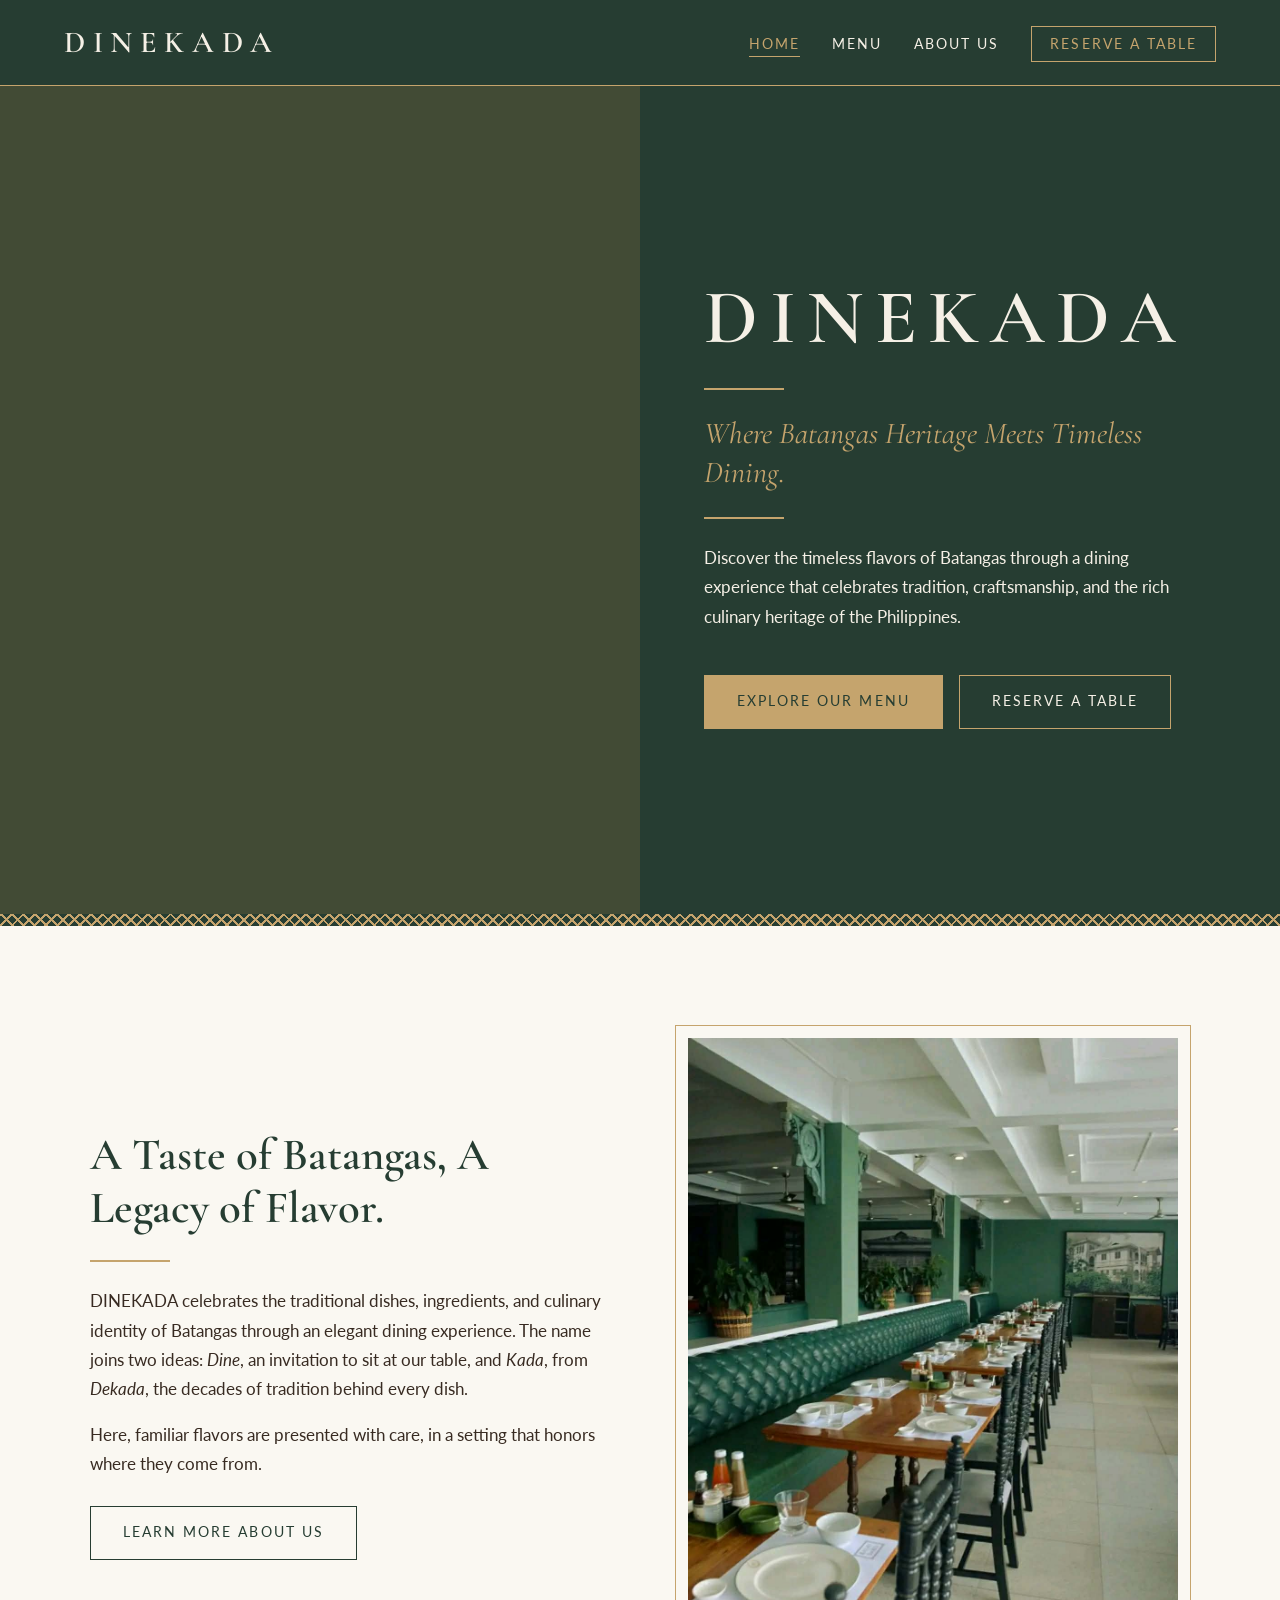
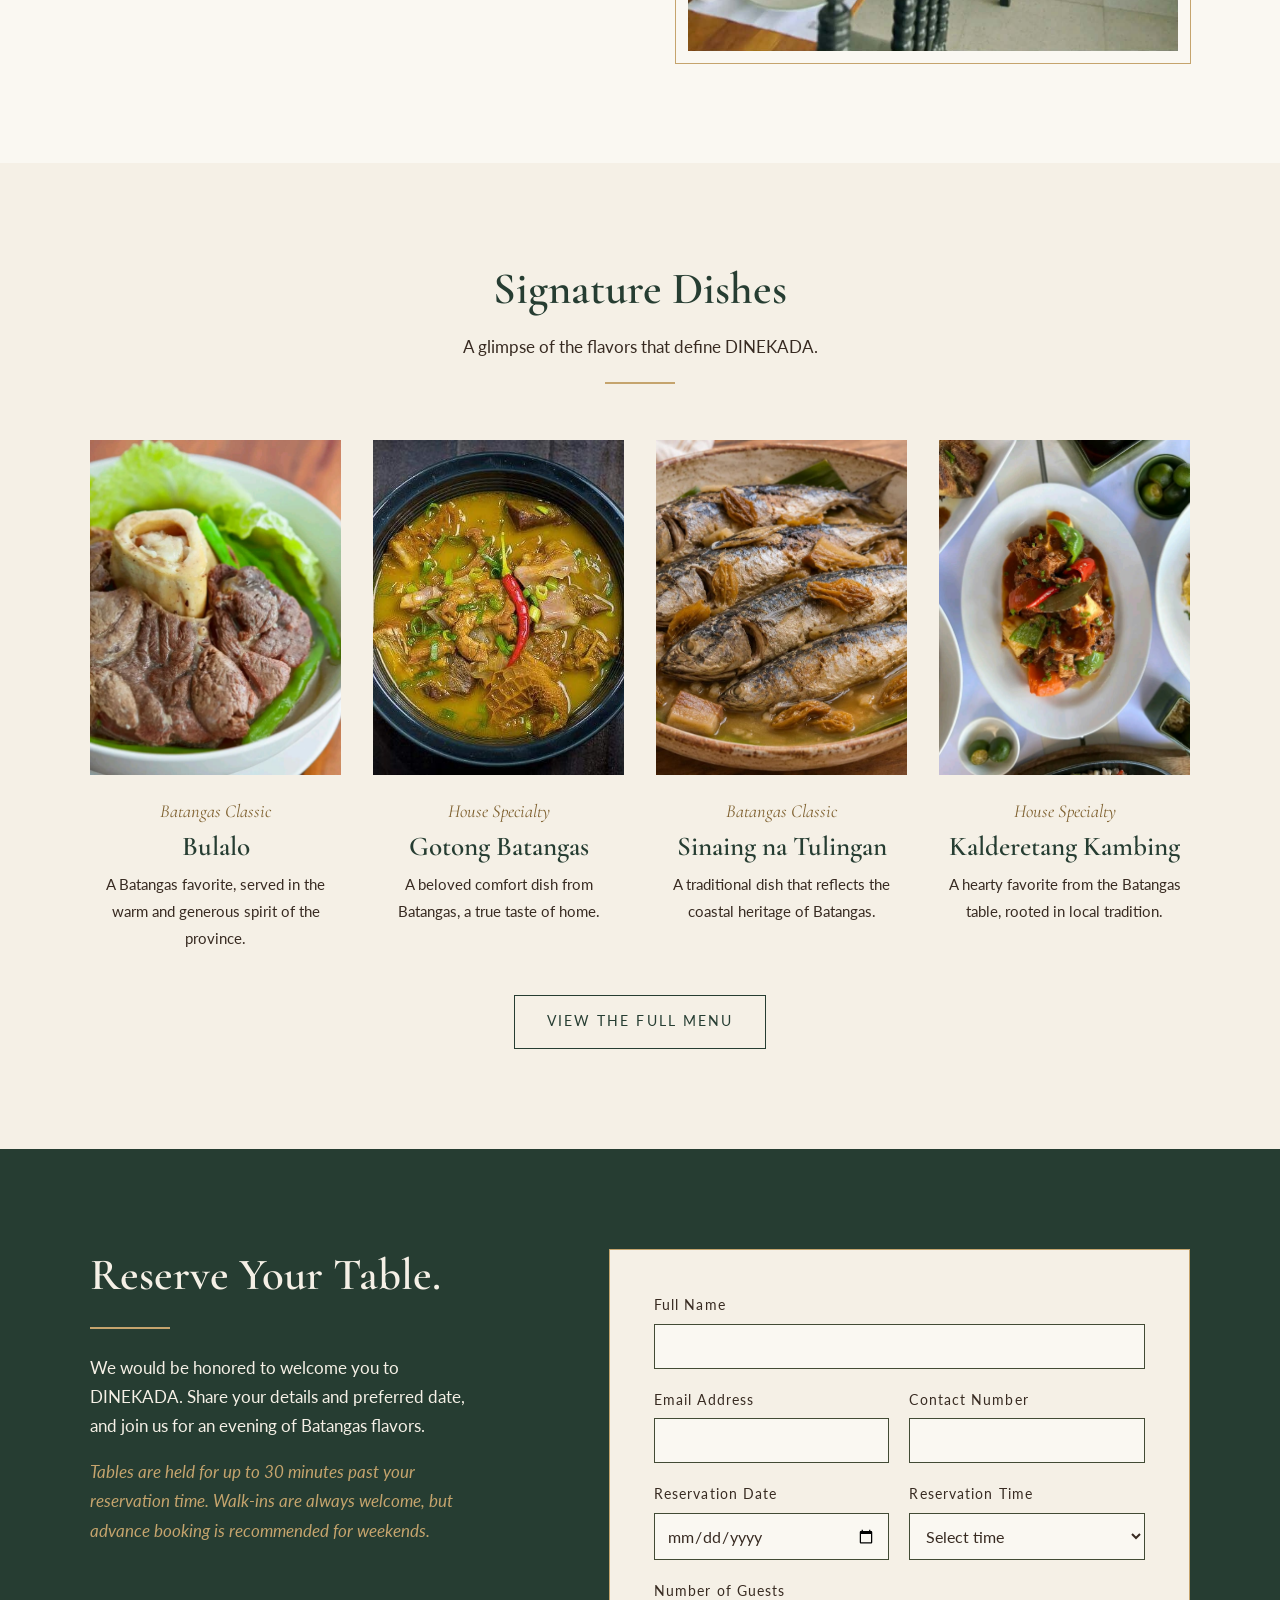
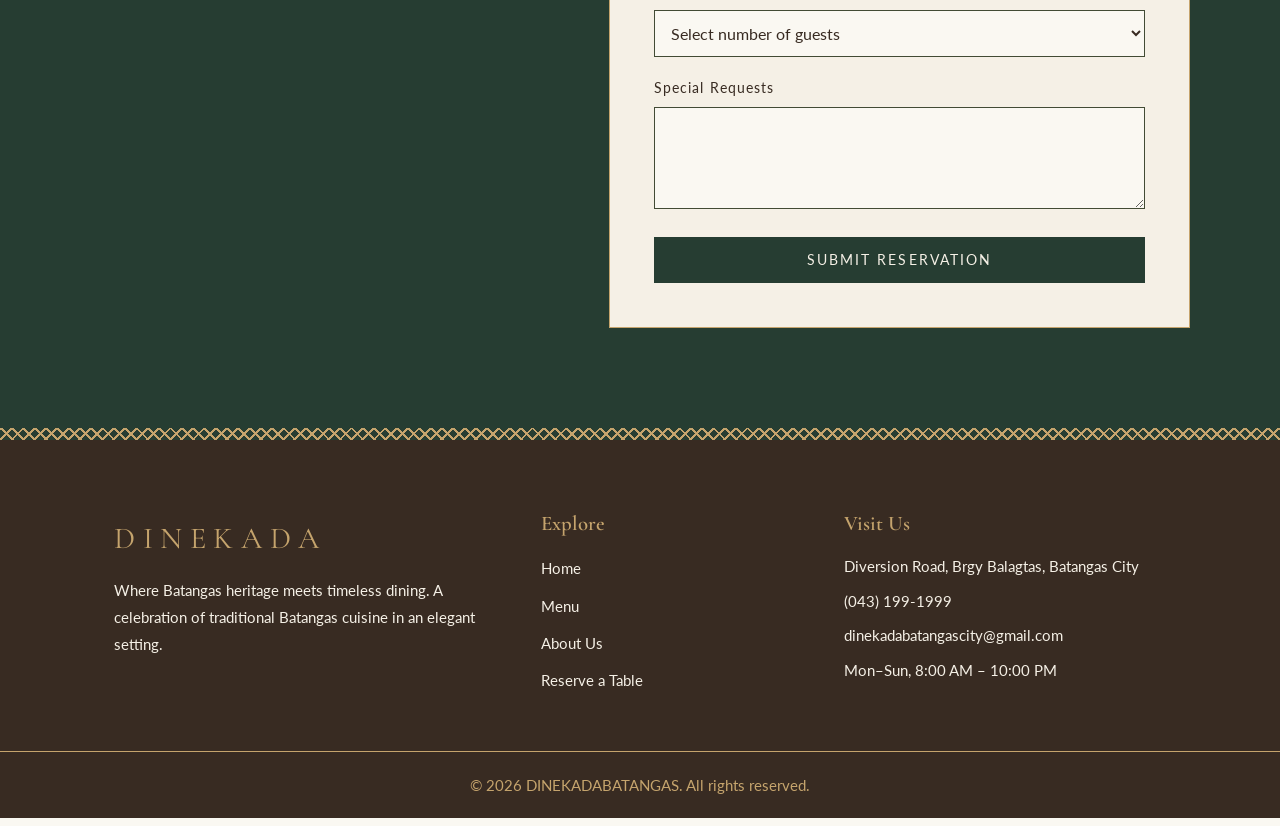
<file: index.html>
<!DOCTYPE html>
<html lang="en">
<head>
  <meta charset="UTF-8">
  <meta name="viewport" content="width=device-width, initial-scale=1.0">
  <title>DINEKADA | Where Batangas Heritage Meets Timeless Dining</title>
  <meta name="description" content="DINEKADA is a fine dining restaurant celebrating traditional Batangas cuisine.">

  <!-- Fonts (needs internet). If offline, the website uses Georgia and Arial instead. -->
  <link rel="preconnect" href="https://fonts.googleapis.com">
  <link rel="preconnect" href="https://fonts.gstatic.com" crossorigin>
  <link href="https://fonts.googleapis.com/css2?family=Cormorant+Garamond:ital,wght@0,500;0,600;1,500&family=Lato:wght@400;700&display=swap" rel="stylesheet">

  <!-- The one stylesheet used by all three pages -->
  <link rel="stylesheet" href="style.css">
</head>
<body>

  <!-- ===== NAVIGATION BAR (same on every page) ===== -->
  <header class="site-header">
    <nav class="nav-container">
      <a href="index.html" class="logo">DINEKADA</a>
      <ul class="nav-links">
        <li><a href="index.html" class="active">Home</a></li>
        <li><a href="menu.html">Menu</a></li>
        <li><a href="about.html">About Us</a></li>
        <li><a href="#reservation" class="nav-reserve">Reserve a Table</a></li>
      </ul>
    </nav>
  </header>

  <main>

  <!-- ===== HERO: slideshow on the left, restaurant introduction on the right ===== -->
  <section class="hero">

    <!-- CSS-only slideshow (no JavaScript). 4 photos fade in and out. -->
    <div class="hero-slideshow">
      <!-- PHOTO: replace images/restaurant/restaurant1.jpg -->
      <div class="slide slide-1 photo-frame" data-label="Restaurant Photo 1">
        <img src="images/restaurant/restaurant1.jpg" alt="DINEKADA restaurant, photo 1">
      </div>

      <!-- PHOTO: replace images/restaurant/restaurant2.jpg -->
      <div class="slide slide-2 photo-frame" data-label="Restaurant Photo 2">
        <img src="images/restaurant/restaurant2.jpg" alt="DINEKADA restaurant, photo 2">
      </div>

      <!-- PHOTO: replace images/restaurant/restaurant3.jpg -->
      <div class="slide slide-3 photo-frame" data-label="Restaurant Photo 3">
        <img src="images/restaurant/restaurant3.jpg" alt="DINEKADA restaurant, photo 3">
      </div>

      <!-- PHOTO: replace images/restaurant/restaurant4.jpg -->
      <div class="slide slide-4 photo-frame" data-label="Restaurant Photo 4">
        <img src="images/restaurant/restaurant4.jpg" alt="DINEKADA restaurant, photo 4">
      </div>

    </div>

    <div class="hero-text">
      <h1>DINEKADA</h1>
      <div class="gold-line"></div>
      <p class="hero-tagline">Where Batangas Heritage Meets Timeless Dining.</p>
      <div class="gold-line"></div>
      <p class="hero-intro">Discover the timeless flavors of Batangas through a dining experience that celebrates tradition, craftsmanship, and the rich culinary heritage of the Philippines.</p>
      <div class="button-row">
        <a href="menu.html" class="btn btn-gold">Explore Our Menu</a>
        <a href="#reservation" class="btn btn-outline">Reserve a Table</a>
      </div>
    </div>
  </section>

  <div class="weave-band"></div>

  <!-- ===== RESTAURANT INTRODUCTION ===== -->
  <section class="section bg-ivory" id="introduction">
    <div class="container split">
      <div>
        <h2>A Taste of Batangas, A Legacy of Flavor.</h2>
        <div class="gold-line"></div>
        <!-- EDIT: change this description to your own words -->
        <p>DINEKADA celebrates the traditional dishes, ingredients, and culinary identity of Batangas through an elegant dining experience. The name joins two ideas: <em>Dine</em>, an invitation to sit at our table, and <em>Kada</em>, from <em>Dekada</em>, the decades of tradition behind every dish.</p>
        <p>Here, familiar flavors are presented with care, in a setting that honors where they come from.</p>
        <div class="button-row">
          <a href="about.html" class="btn btn-dark">Learn More About Us</a>
        </div>
      </div>
      <!-- PHOTO: replace images/restaurant/interior1.jpg -->
<div class="photo-frame photo-tall photo-outlined" data-label="Photo: Restaurant Interior or Signature Dish">
  <img src="images/restaurant/interior1.jpg" alt="Interior of the DINEKADA dining room">
</div>
    </div>
  </section>

  <!-- ===== FEATURED FOOD ===== -->
  <section class="section bg-cream" id="featured-food">
    <div class="container">
      <div class="section-heading">
        <h2>Signature Dishes</h2>
        <p>A glimpse of the flavors that define DINEKADA.</p>
      </div>
      <div class="dish-grid">
        <article class="dish-card">
          <!-- PHOTO: replace images/food/bulalo.jpg -->
<div class="photo-frame photo-port " data-label="Photo: Bulalo">
  <img src="images/food/bulalo.jpg" alt="Bulalo served at DINEKADA">
</div>
          <span class="dish-tag">Batangas Classic</span>
          <h3>Bulalo</h3>
          <p>A Batangas favorite, served in the warm and generous spirit of the province.</p>
        </article>

        <article class="dish-card">
          <!-- PHOTO: replace images/food/gotong-batangas.jpg -->
<div class="photo-frame photo-port " data-label="Photo: Gotong Batangas">
  <img src="images/food/gotong-batangas.jpg" alt="Gotong Batangas served at DINEKADA">
</div>
          <span class="dish-tag">House Specialty</span>
          <h3>Gotong Batangas</h3>
          <p>A beloved comfort dish from Batangas, a true taste of home.</p>
        </article>

        <article class="dish-card">
          <!-- PHOTO: replace images/food/sinaing-na-tulingan.jpg -->
<div class="photo-frame photo-port " data-label="Photo: Sinaing na Tulingan">
  <img src="images/food/sinaing-na-tulingan.jpg" alt="Sinaing na Tulingan served at DINEKADA">
</div>
          <span class="dish-tag">Batangas Classic</span>
          <h3>Sinaing na Tulingan</h3>
          <p>A traditional dish that reflects the coastal heritage of Batangas.</p>
        </article>

        <article class="dish-card">
          <!-- PHOTO: replace images/food/kalderetang-kambing.jpg -->
<div class="photo-frame photo-port " data-label="Photo: Kalderetang Kambing">
  <img src="images/food/kalderetang-kambing.jpg" alt="Kalderetang Kambing served at DINEKADA">
</div>
          <span class="dish-tag">House Specialty</span>
          <h3>Kalderetang Kambing</h3>
          <p>A hearty favorite from the Batangas table, rooted in local tradition.</p>
        </article>
      </div>
      <div class="button-row button-row-center">
        <a href="menu.html" class="btn btn-dark">View the Full Menu</a>
      </div>
    </div>
  </section>

  <!-- ===== RESERVATION ===== -->
<section class="section bg-forest" id="reservation">
    <div class="container reservation-layout">

      <div class="reservation-info">
        <h2>Reserve Your Table.</h2>
        <div class="gold-line"></div>
        <p>We would be honored to welcome you to DINEKADA. Share your details and preferred date, and join us for an evening of Batangas flavors.</p>
        <p class="placeholder-text"> Tables are held for up to 30 minutes past your reservation time. 
          Walk-ins are always welcome, but advance booking is recommended for weekends.</p>
      </div>

      <!-- RESERVATION FORM -->
      <form class="reservation-form" action="loading.html" method="get">     
        <div class="form-grid">

          <div class="form-full">
            <label for="full-name">Full Name</label>
            <input type="text" id="full-name" name="full_name" required>
          </div>

          <div>
            <label for="email">Email Address</label>
            <input type="email" id="email" name="email" required>
          </div>

          <div>
            <label for="phone">Contact Number</label>
            <input type="tel" id="phone" name="phone" required>
          </div>

          <div>
            <label for="date">Reservation Date</label>
            <input type="date" id="date" name="reservation_date" min="2026-11-16" required>
          </div>

          <div>
            <label for="time">Reservation Time</label>
            <select id="time" name="reservation_time" required>
              <option value="">Select time </option>
              <option value="08:00">08:00 AM</option>
              <option value="09:00">09:00 AM</option>
              <option value="10:00">10:00 AM</option>
              <option value="11:00">11:00 AM</option>
              <option value="12:00">12:00 PM</option>
              <option value="13:00">01:00 PM</option>
              <option value="14:00">02:00 PM</option>
              <option value="15:00">03:00 PM</option>
              <option value="16:00">04:00 PM</option>
              <option value="17:00">05:00 PM</option>
              <option value="18:00">06:00 PM</option>
              <option value="19:00">07:00 PM</option>
              <option value="20:00">08:00 PM</option>
              <option value="21:00">09:00 PM</option>
              
            </select>
          </div>

          <div class="form-full">
            <label for="guests">Number of Guests</label>
            <select id="guests" name="guests" required>
              <option value="">Select number of guests</option>
              <option>1</option><option>2</option><option>3</option><option>4</option>
              <option>5</option><option>6</option><option>7</option><option>8</option>
              <option>9</option><option>10</option><option>More than 10</option>
            </select>
          </div>

          <div class="form-full">
            <label for="requests">Special Requests</label>
            <textarea id="requests" name="special_requests" rows="4"></textarea>
          </div>

          <div class="form-full">
            <button type="submit" class="btn">Submit Reservation</button>
          </div>

        </div>
      </form>

    </div>
  </section>

  </main>

  <!-- ===== FOOTER (same on every page) ===== -->
  <div class="weave-band"></div>
  <footer class="site-footer">
    <div class="footer-container">

      <div class="footer-brand">
        <div class="footer-logo">DINEKADA</div>
        <p>Where Batangas heritage meets timeless dining. A celebration of traditional Batangas cuisine in an elegant setting.</p>
      </div>

      <div>
        <h4>Explore</h4>
        <ul class="footer-links">
          <li><a href="index.html">Home</a></li>
          <li><a href="menu.html">Menu</a></li>
          <li><a href="about.html">About Us</a></li>
          <li><a href="index.html#reservation">Reserve a Table</a></li>
        </ul>
      </div>

      <div>
        <h4>Visit Us</h4>
        <p> Diversion Road, Brgy Balagtas, Batangas City</p>
        <p> (043) 199-1999 </p>
        <p> dinekadabatangascity@gmail.com</p>
        <p> Mon–Sun, 8:00 AM – 10:00 PM</p>
      </div> 

    </div>
    <p class="copyright">&copy; 2026 DINEKADABATANGAS. All rights reserved.</p>
  </footer>

</body>
</html>
</file>
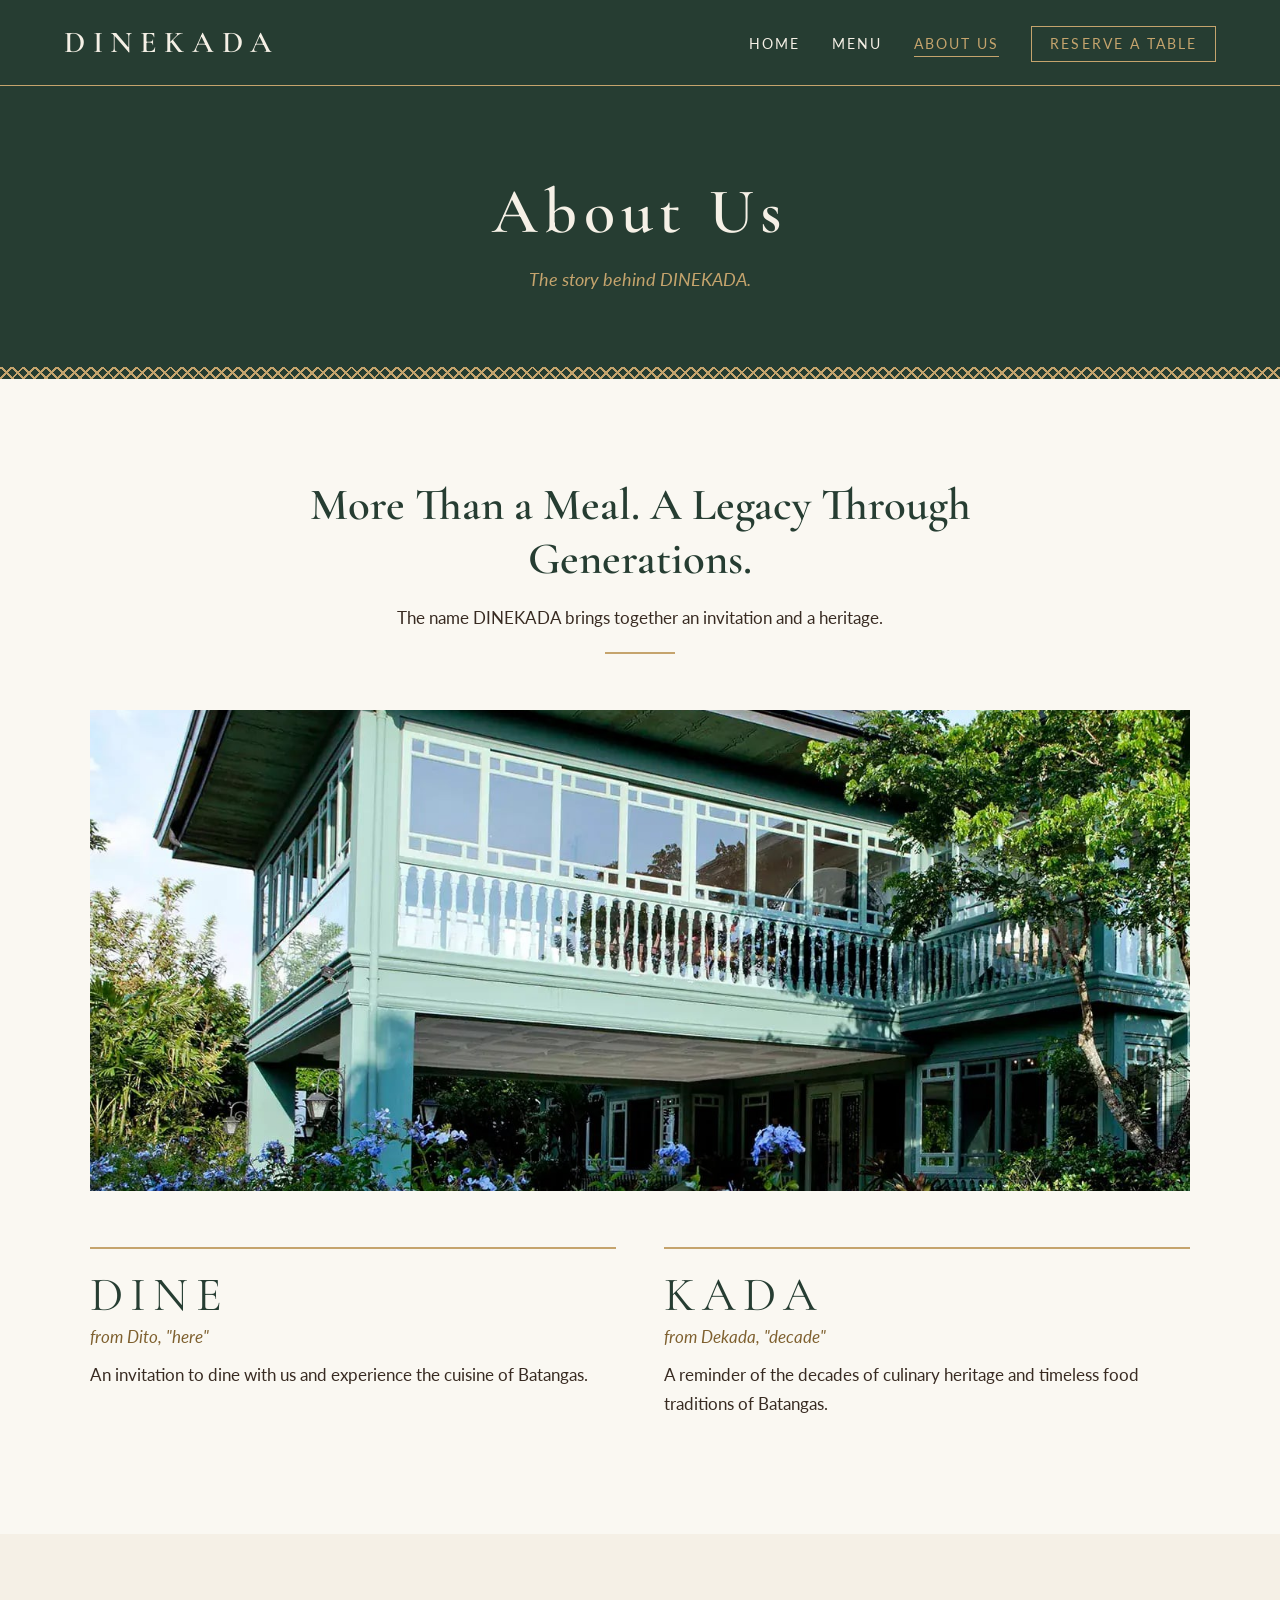
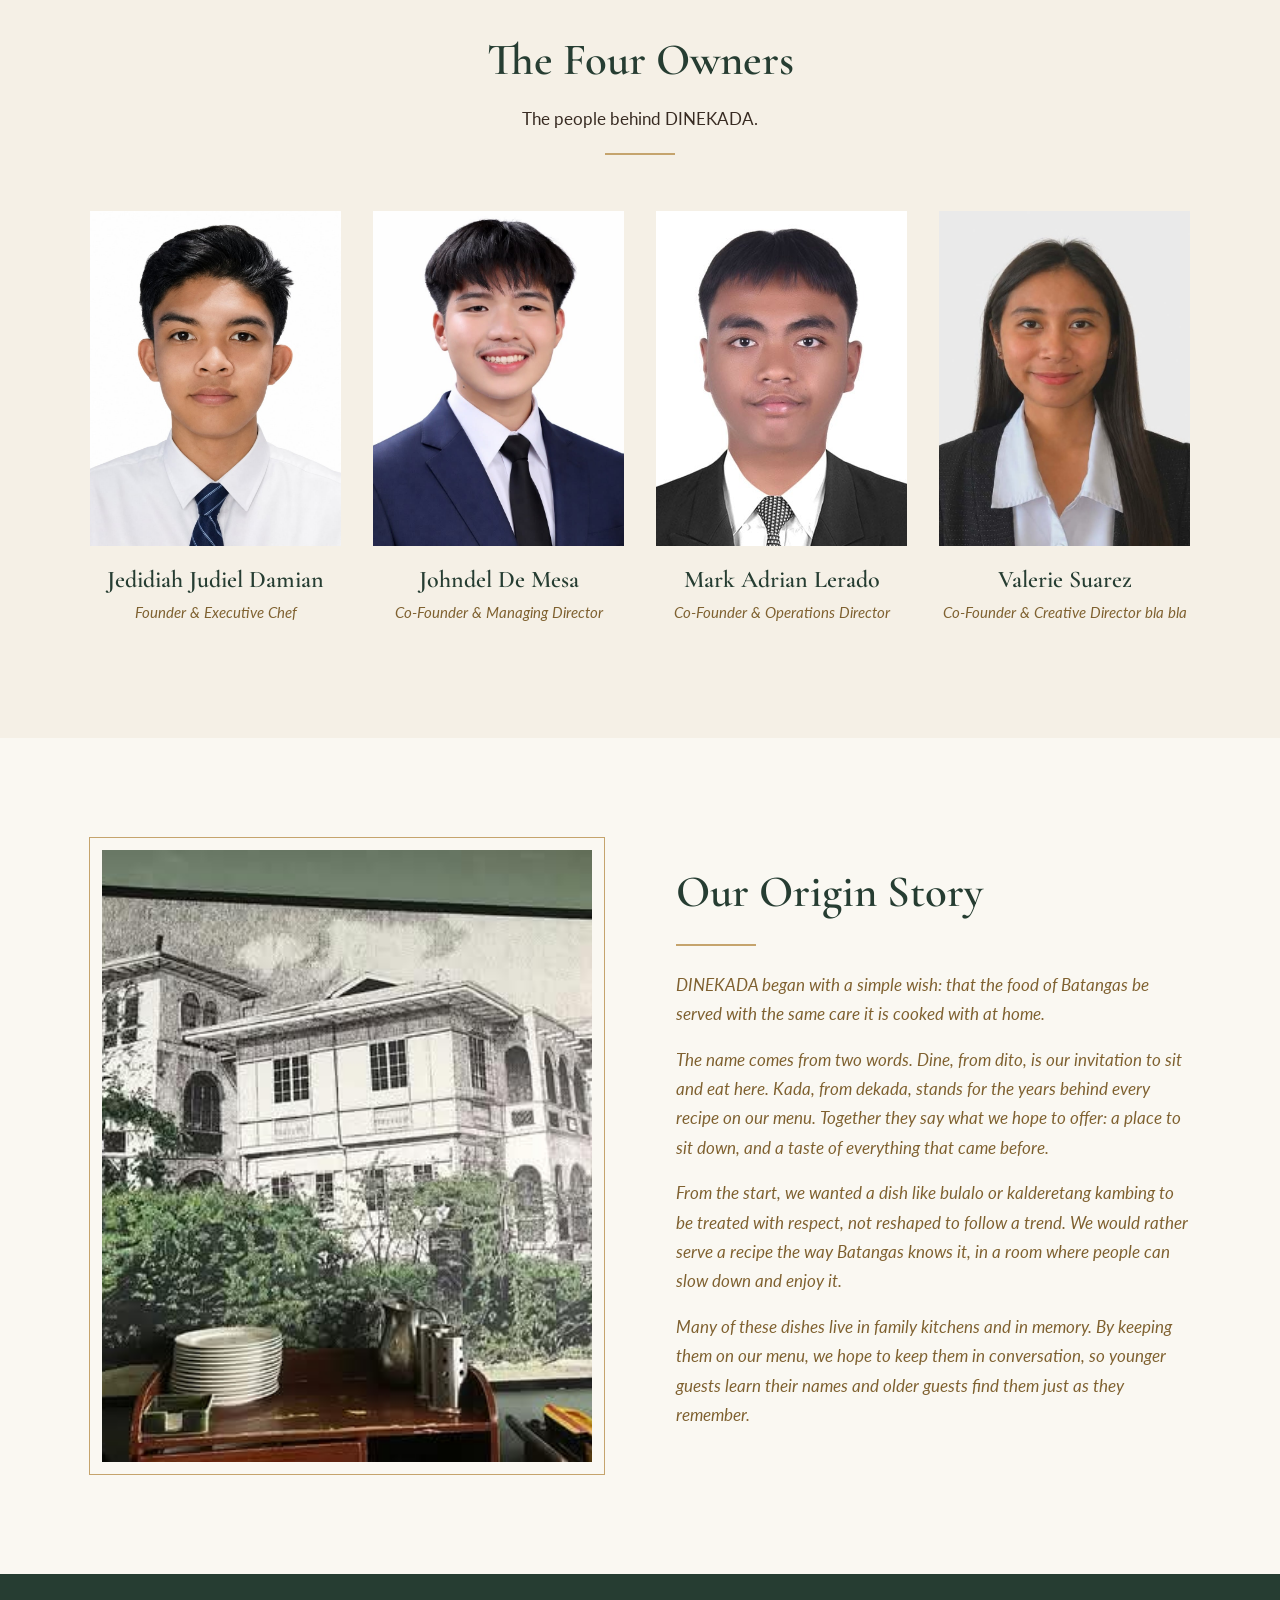
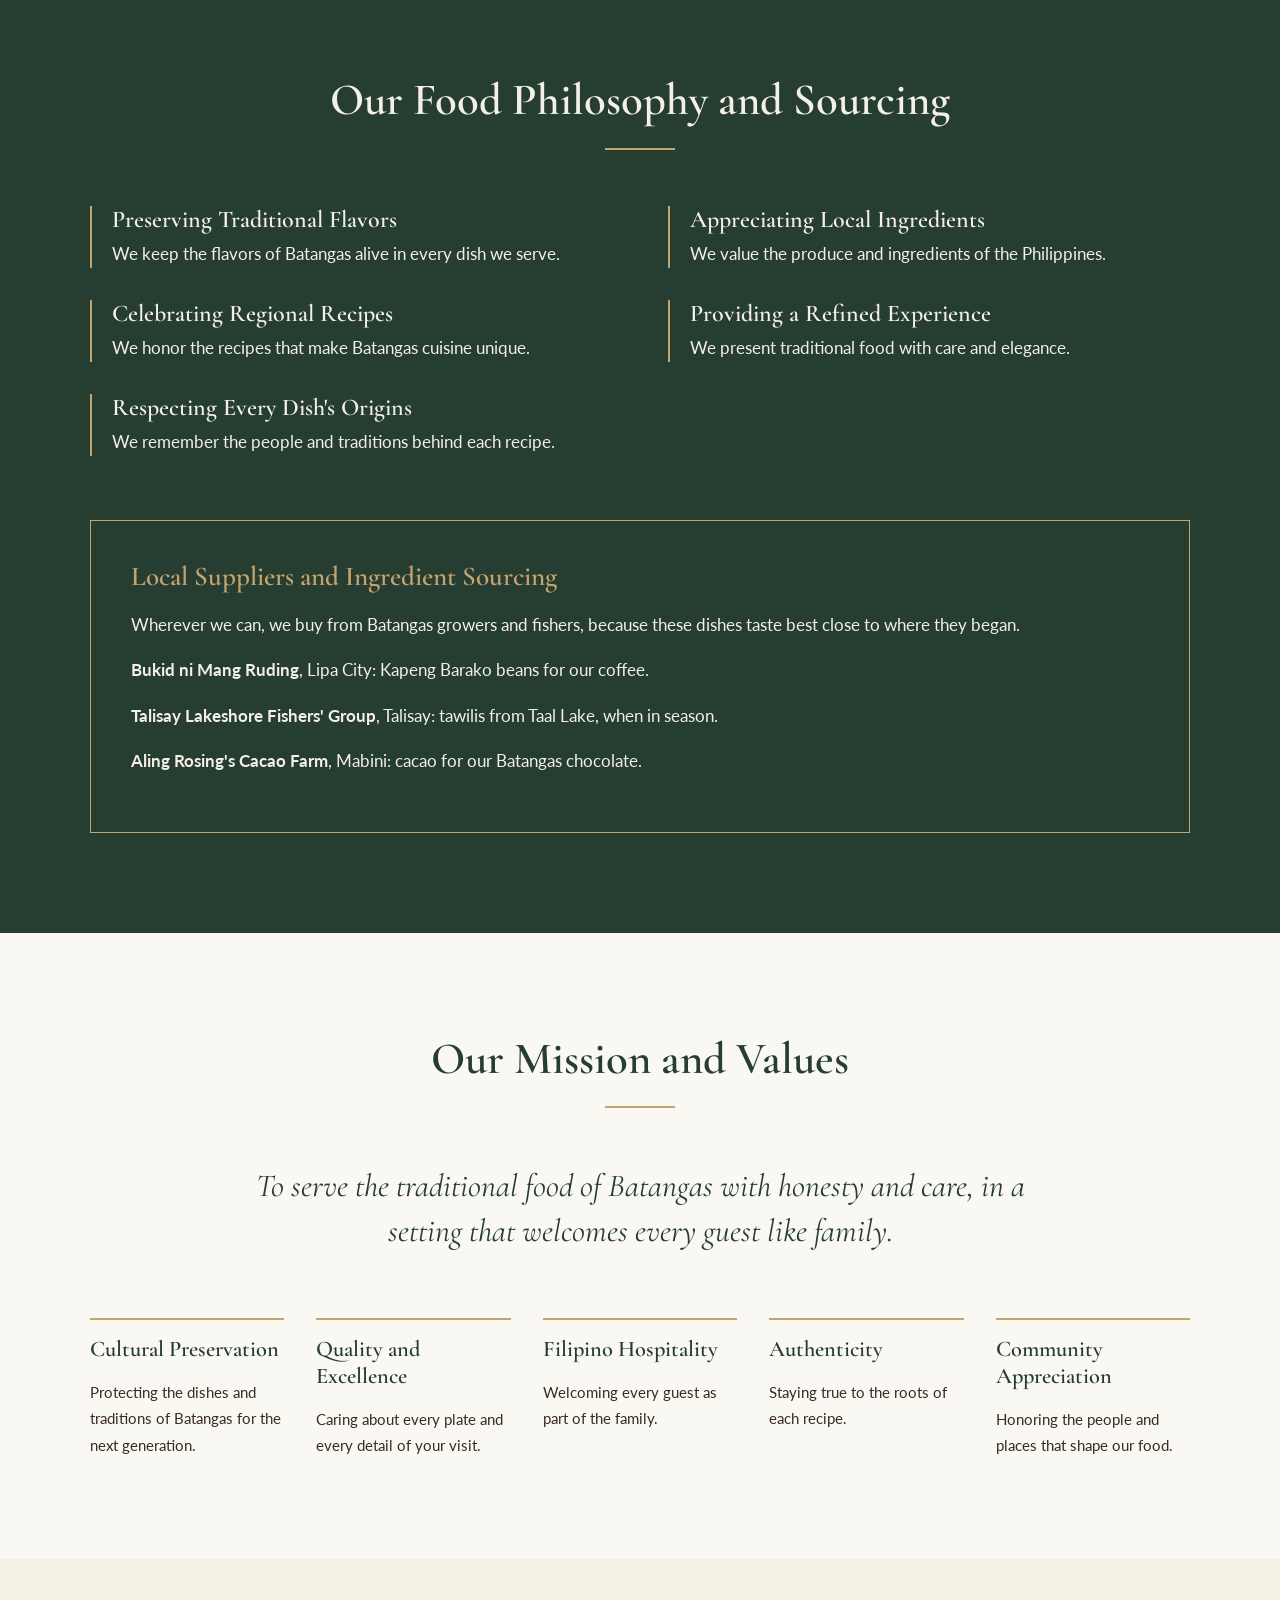
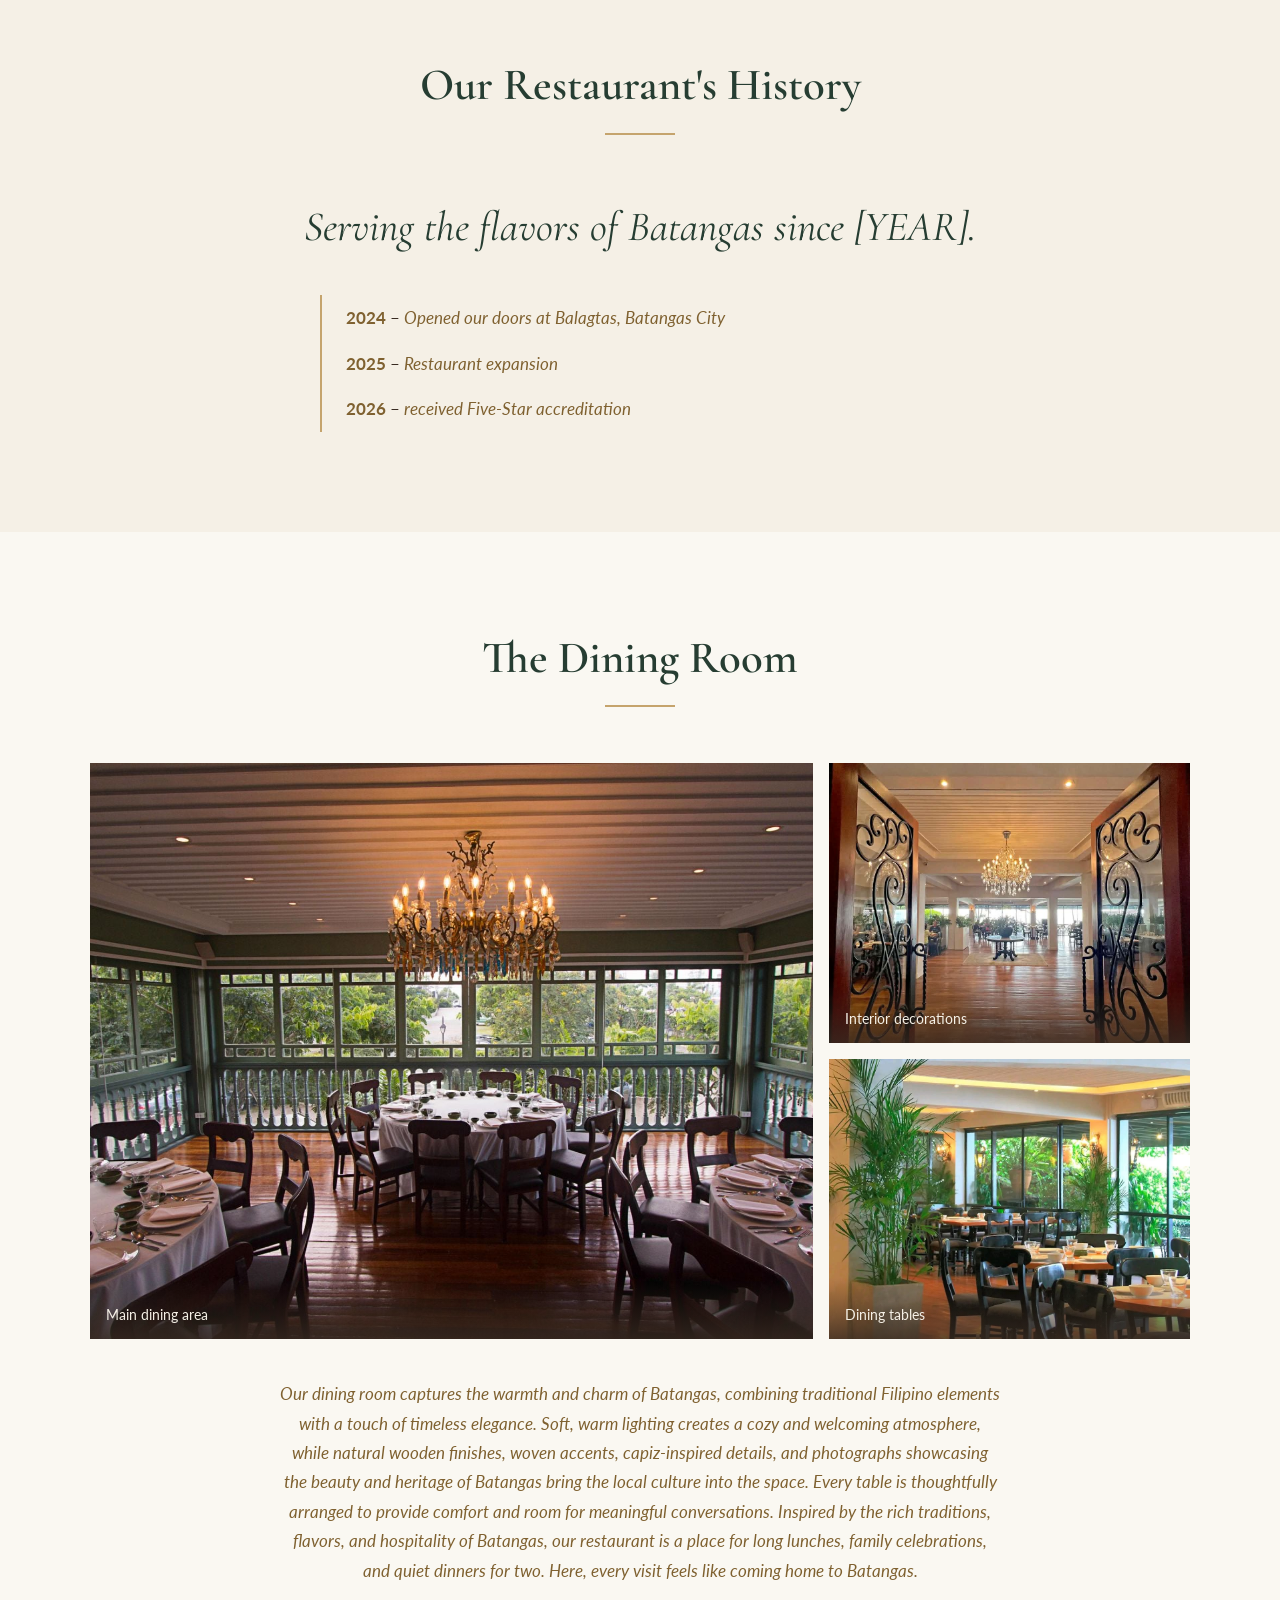
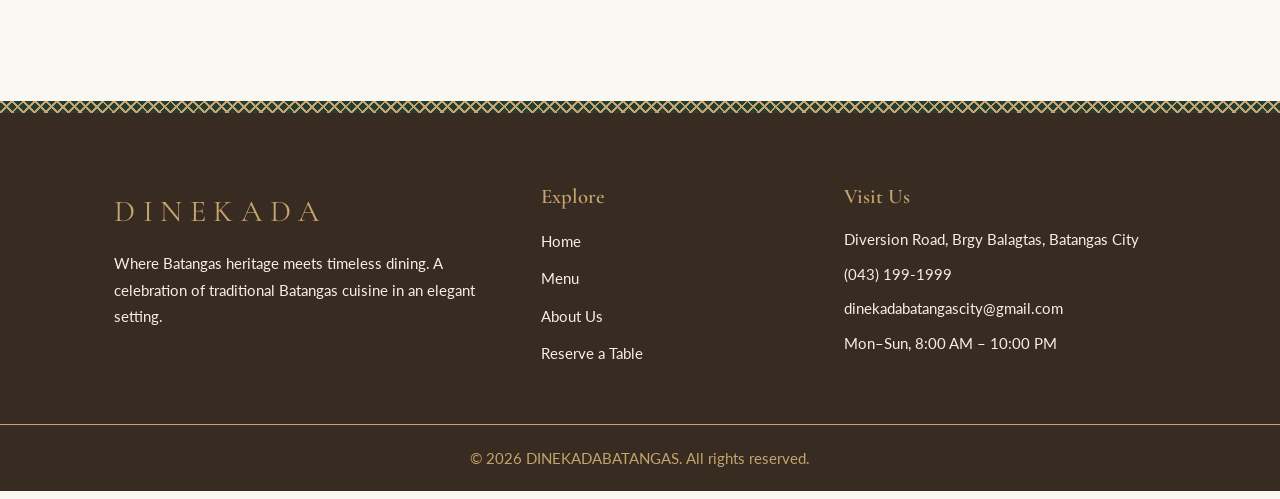
<file: about.html>
<!DOCTYPE html>
<html lang="en">
<head>
  <meta charset="UTF-8">
  <meta name="viewport" content="width=device-width, initial-scale=1.0">
  <title>About Us | DINEKADA</title>
  <meta name="description" content="The story, the owners and the values behind DINEKADA.">

  <!-- Fonts (needs internet). If offline, the website uses Georgia and Arial instead. -->
  <link rel="preconnect" href="https://fonts.googleapis.com">
  <link rel="preconnect" href="https://fonts.gstatic.com" crossorigin>
  <link href="https://fonts.googleapis.com/css2?family=Cormorant+Garamond:ital,wght@0,500;0,600;1,500&family=Lato:wght@400;700&display=swap" rel="stylesheet">

  <!-- The one stylesheet used by all three pages -->
  <link rel="stylesheet" href="style.css">
</head>
<body>

  <!-- ===== NAVIGATION BAR (same on every page) ===== -->
  <header class="site-header">
    <nav class="nav-container">
      <a href="index.html" class="logo">DINEKADA</a>
      <ul class="nav-links">
        <li><a href="index.html">Home</a></li>
        <li><a href="menu.html">Menu</a></li>
        <li><a href="about.html" class="active">About Us</a></li>
        <li><a href="index.html#reservation" class="nav-reserve">Reserve a Table</a></li>
      </ul>
    </nav>
  </header>

  <main>

  <!-- ===== PAGE BANNER ===== -->
  <section class="page-banner">
    <h1>About Us</h1>
    <p>The story behind DINEKADA.</p>
  </section>
  <div class="weave-band"></div>

  <!-- ===== A. ABOUT DINEKADA ===== -->
  <section class="section bg-ivory" id="about-dinekada">
    <div class="container">
      <div class="section-heading">
        <h2>More Than a Meal. A Legacy Through Generations.</h2>
        <p>The name DINEKADA brings together an invitation and a heritage.</p>
      </div>
      <!-- PHOTO: replace images/heritage/about-main.jpg -->
<div class="photo-frame photo-wide " data-label="Photo: Restaurant or Batangas Culinary Image">
  <img src="images/restaurant/restaurant1.jpg" alt="DINEKADA restaurant or a representative Batangas dish">
</div>
      <div class="name-meaning">
        <div class="meaning-box">
          <div class="meaning-word">DINE</div>
          <p class="meaning-origin">from <em>Dito</em>, "here"</p>
          <p>An invitation to dine with us and experience the cuisine of Batangas.</p>
        </div>
        <div class="meaning-box">
          <div class="meaning-word">KADA</div>
          <p class="meaning-origin">from <em>Dekada</em>, "decade"</p>
          <p>A reminder of the decades of culinary heritage and timeless food traditions of Batangas.</p>
        </div>
      </div>
    </div>
  </section>

  <!-- ===== B. THE FOUR OWNERS ===== -->
  <section class="section bg-cream" id="owners">
    <div class="container">
      <div class="section-heading">
        <h2>The Four Owners</h2>
        <p>The people behind DINEKADA.</p>
      </div>
      <!-- EDIT: replace each [bracketed] name, role and biography. Copy one <article> block if you ever need another owner. -->
      <div class="owner-grid">
        <article class="owner-card">
          <!-- PHOTO: replace images/owners/owner1.jpg -->
<div class="photo-frame photo-port " data-label="Photo: Owner 1">
  <img src="images/owners/owner1.jpg" alt="Portrait of owner 1">
</div>
          <h3>Jedidiah Judiel Damian</h3>
          <p class="owner-role">Founder & Executive Chef</p>
        </article>

        <article class="owner-card">
          <!-- PHOTO: replace images/owners/owner2.jpg -->
<div class="photo-frame photo-port " data-label="Photo: Owner 2">
  <img src="images/owners/owner2.jpg" alt="Portrait of owner 2">
</div>
          <h3>Johndel De Mesa</h3>
          <p class="owner-role">Co-Founder & Managing Director</p>
        </article>

        <article class="owner-card">
          <!-- PHOTO: replace images/owners/owner3.jpg -->
<div class="photo-frame photo-port " data-label="Photo: Owner 3">
  <img src="images/owners/owner3.jpg" alt="Portrait of owner 3">
</div>
          <h3>Mark Adrian Lerado</h3>
          <p class="owner-role">Co-Founder & Operations Director</p>
        </article>

        <article class="owner-card">
          <!-- PHOTO: replace images/owners/owner4.jpg -->
<div class="photo-frame photo-port " data-label="Photo: Owner 4">
  <img src="images/owners/owner4.jpg" alt="Portrait of owner 4">
</div>
          <h3>Valerie Suarez</h3>
          <p class="owner-role">Co-Founder & Creative Director bla bla</p>
        </article>
      </div>
    </div>
  </section>

  <!-- ===== C. OUR ORIGIN STORY ===== -->
  <section class="section bg-ivory" id="origin-story">
    <div class="container split">
      <!-- PHOTO: replace images/heritage/origin-story.jpg -->
<div class="photo-frame photo-tall photo-outlined" data-label="Photo: Origin Story">
  <img src="images/heritage/origin-story.jpg" alt="Photograph from the beginnings of DINEKADA">
</div>
      <div>
        <h2>Our Origin Story</h2>
        <div class="gold-line"></div>
        <!-- EDIT: replace the bracketed text with the real story -->
        <p class="placeholder-text">DINEKADA began with a simple wish: that the food of Batangas be served with the same care it is cooked with at home.</p>
        <p class="placeholder-text">The name comes from two words. Dine, from dito, is our invitation to sit and eat here. Kada, from dekada, stands for the years behind every recipe on our menu. Together they say what we hope to offer: a place to sit down, and a taste of everything that came before.</p>
        <p class="placeholder-text">From the start, we wanted a dish like bulalo or kalderetang kambing to be treated with respect, not reshaped to follow a trend. We would rather serve a recipe the way Batangas knows it, in a room where people can slow down and enjoy it.</p>
        <p class="placeholder-text">Many of these dishes live in family kitchens and in memory. By keeping them on our menu, we hope to keep them in conversation, so younger guests learn their names and older guests find them just as they remember.</p>
      </div>
    </div>
  </section>

  <!-- ===== D. FOOD PHILOSOPHY AND SOURCING ===== -->
  <section class="section bg-forest" id="philosophy">
    <div class="container">
      <div class="section-heading">
        <h2>Our Food Philosophy and Sourcing</h2>
      </div>
      <div class="philosophy-grid">
        <div class="philosophy-item"><h3>Preserving Traditional Flavors</h3><p>We keep the flavors of Batangas alive in every dish we serve.</p></div>
        <div class="philosophy-item"><h3>Appreciating Local Ingredients</h3><p>We value the produce and ingredients of the Philippines.</p></div>
        <div class="philosophy-item"><h3>Celebrating Regional Recipes</h3><p>We honor the recipes that make Batangas cuisine unique.</p></div>
        <div class="philosophy-item"><h3>Providing a Refined Experience</h3><p>We present traditional food with care and elegance.</p></div>
        <div class="philosophy-item"><h3>Respecting Every Dish's Origins</h3><p>We remember the people and traditions behind each recipe.</p></div>
      </div>
      <div class="sourcing-box">
        <h3>Local Suppliers and Ingredient Sourcing</h3>
        <!-- EDIT: only write sourcing details that are true for your restaurant -->
        <p>Wherever we can, we buy from Batangas growers and fishers, because these dishes taste best close to where they began.</p>
        <p><strong>Bukid ni Mang Ruding</strong>, Lipa City: Kapeng Barako beans for our coffee.</p>
        <p><strong>Talisay Lakeshore Fishers' Group</strong>, Talisay: tawilis from Taal Lake, when in season.</p>
        <p><strong>Aling Rosing's Cacao Farm</strong>, Mabini: cacao for our Batangas chocolate.</p>
      </div>
    </div>
  </section>

  <!-- ===== E. MISSION AND VALUES ===== -->
  <section class="section bg-ivory" id="mission-values">
    <div class="container">
      <div class="section-heading"><h2>Our Mission and Values</h2></div>
      <!-- EDIT: write your mission statement here -->
      <p class="mission-statement placeholder-text">To serve the traditional food of Batangas with honesty and care, in a setting that welcomes every guest like family.</p>
      <div class="values-grid">
        <div class="value-item"><h3>Cultural Preservation</h3><p>Protecting the dishes and traditions of Batangas for the next generation.</p></div>
        <div class="value-item"><h3>Quality and Excellence</h3><p>Caring about every plate and every detail of your visit.</p></div>
        <div class="value-item"><h3>Filipino Hospitality</h3><p>Welcoming every guest as part of the family.</p></div>
        <div class="value-item"><h3>Authenticity</h3><p>Staying true to the roots of each recipe.</p></div>
        <div class="value-item"><h3>Community Appreciation</h3><p>Honoring the people and places that shape our food.</p></div>
      </div>
    </div>
  </section>

  <!-- ===== F. OUR RESTAURANT'S HISTORY ===== -->
  <section class="section bg-cream" id="history">
    <div class="container">
      <div class="section-heading"><h2>Our Restaurant's History</h2></div>
      <!-- EDIT: replace [YEAR] with the real opening year -->
      <p class="history-year">Serving the flavors of Batangas since [YEAR].</p>
      <ul class="milestones">
        <li><strong>2024</strong> &ndash; <span class="placeholder-text">Opened our doors at Balagtas, Batangas City</span></li>
        <li><strong>2025</strong> &ndash; <span class="placeholder-text">Restaurant expansion</span></li>
        <li><strong>2026</strong> &ndash; <span class="placeholder-text">received Five-Star accreditation </span></li>
      </ul>
    </div>
  </section>

  <!-- ===== G. THE DINING ROOM ===== -->
  <section class="section bg-ivory" id="dining-room">
    <div class="container">
      <div class="section-heading"><h2>The Dining Room</h2></div>
      <div class="gallery">
        <figure class="gallery-large">
          <!-- PHOTO: replace images/restaurant/dining-main.jpg -->
<div class="photo-frame  " data-label="Photo: Main Dining Area">
  <img src="images/restaurant/dining-main.jpg" alt="Main dining area of DINEKADA"><figcaption>Main dining area</figcaption>
</div>
        </figure>
        <figure>
          <!-- PHOTO: replace images/restaurant/dining-decor.jpg -->
<div class="photo-frame  " data-label="Photo: Interior Decorations">
  <img src="images/restaurant/dining-decor.jpg" alt="Interior decorations at DINEKADA"><figcaption>Interior decorations</figcaption>
</div>
        </figure>
        <figure>
          <!-- PHOTO: replace images/restaurant/dining-tables.jpg -->
<div class="photo-frame  " data-label="Photo: Dining Tables">
  <img src="images/restaurant/dining-tables.jpg" alt="Dining tables at DINEKADA"><figcaption>Dining tables</figcaption>
</div>
        </figure>
      </div>
      <div class="dining-text">
        <!-- EDIT: describe your dining room -->
        <p class="placeholder-text">Our dining room captures the warmth and charm of Batangas, combining traditional Filipino elements with a 
          touch of timeless elegance. Soft, warm lighting creates a cozy and welcoming atmosphere, while natural 
          wooden finishes, woven accents, capiz-inspired details, and photographs showcasing the beauty and 
          heritage of Batangas bring the local culture into the space. Every table is thoughtfully arranged to provide 
          comfort and room for meaningful conversations. Inspired by the rich traditions, flavors, and hospitality of 
          Batangas, our restaurant is a place for long lunches, family celebrations, and quiet dinners for two. Here, 
          every visit feels like coming home to Batangas.</p>
      </div>
    </div>
  </section>

  </main>

  <!-- ===== FOOTER (same on every page) ===== -->
  <div class="weave-band"></div>
  <footer class="site-footer">
    <div class="footer-container">

      <div class="footer-brand">
        <div class="footer-logo">DINEKADA</div>
        <p>Where Batangas heritage meets timeless dining. A celebration of traditional Batangas cuisine in an elegant setting.</p>
      </div>

      <div>
        <h4>Explore</h4>
        <ul class="footer-links">
          <li><a href="index.html">Home</a></li>
          <li><a href="menu.html">Menu</a></li>
          <li><a href="about.html">About Us</a></li>
          <li><a href="index.html#reservation">Reserve a Table</a></li>
        </ul>
      </div>

       <div>
        <h4>Visit Us</h4>
        <!-- EDIT: replace the text inside the [brackets] with your real details -->
        <p> Diversion Road, Brgy Balagtas, Batangas City</p>
        <p> (043) 199-1999 </p>
        <p> dinekadabatangascity@gmail.com</p>
        <p> Mon–Sun, 8:00 AM – 10:00 PM</p>
      </div> 

    </div>
    <p class="copyright">&copy; 2026 DINEKADABATANGAS. All rights reserved.</p>
  </footer>

</body>
</html>
</file>
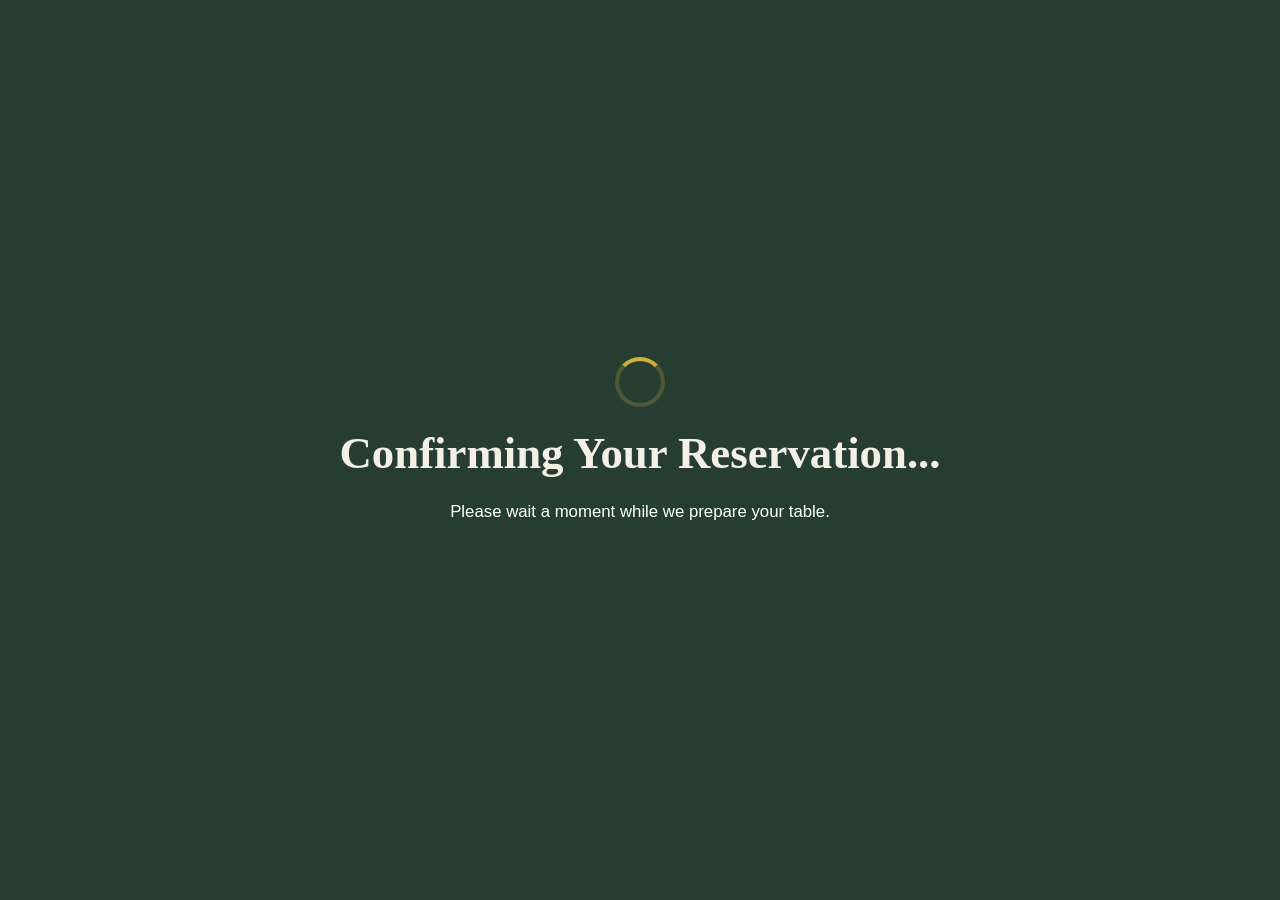
<file: loading.html>
<!DOCTYPE html>
<html lang="en">
<head>
  <meta charset="UTF-8">
  <meta name="viewport" content="width=device-width, initial-scale=1.0">
  
  <meta http-equiv="refresh" content="2;url=thankyou.html">
  <title>Confirming Reservation | DINEKADA</title>
  <link rel="stylesheet" href="style.css">
  <style>
    .loading-wrapper {
      display: flex;
      flex-direction: column;
      justify-content: center;
      align-items: center;
      height: 100vh;
      text-align: center;
      color: #ffffff;
    }

    .spinner {
      width: 50px;
      height: 50px;
      border: 4px solid rgba(212, 175, 55, 0.25);
      border-top-color: #d4af37;
      border-radius: 50%;
      animation: spin 0.9s linear infinite;
      margin-bottom: 20px;
    }

    @keyframes spin {
      to {
        transform: rotate(360deg);
      }
    }
  </style>
</head>
<body class="bg-forest">
  <div class="loading-wrapper">
    <div class="spinner"></div>
    <h2>Confirming Your Reservation...</h2>
    <p>Please wait a moment while we prepare your table.</p>
  </div>
</body>
</html>
</file>
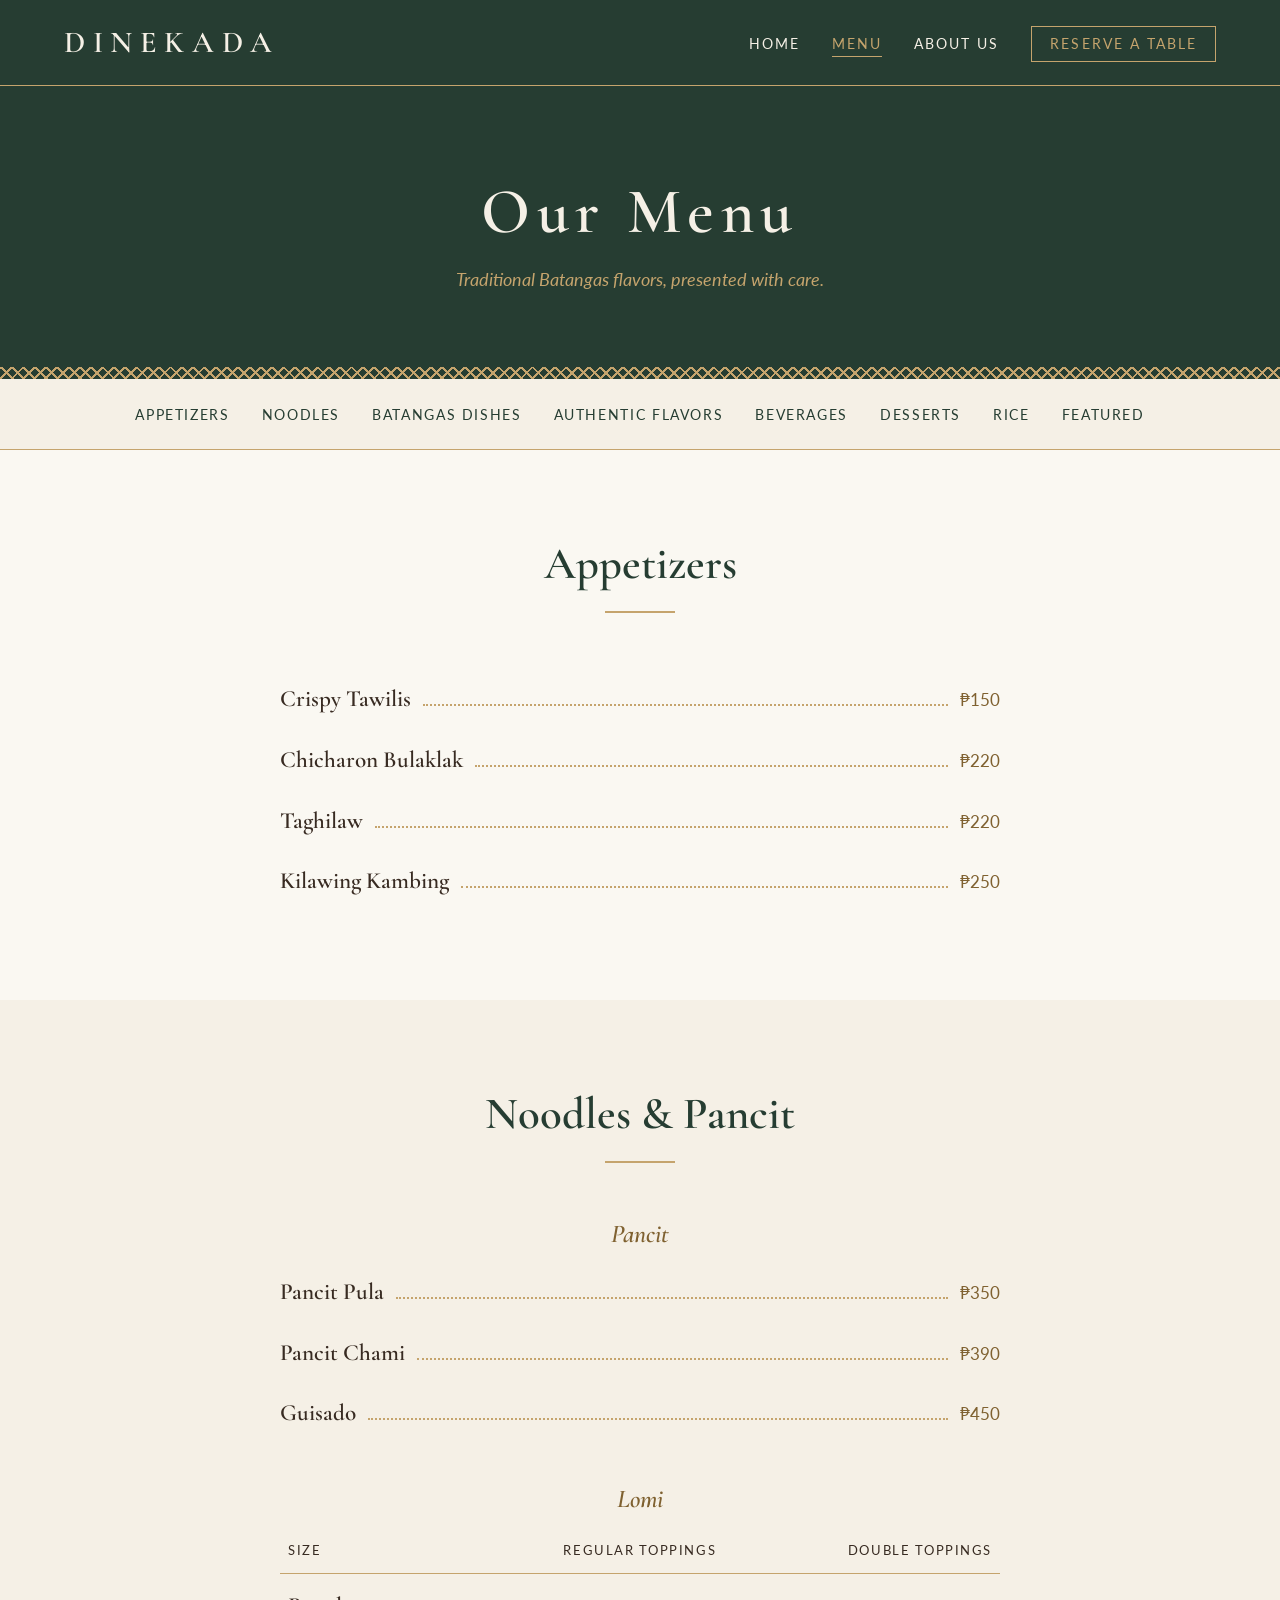
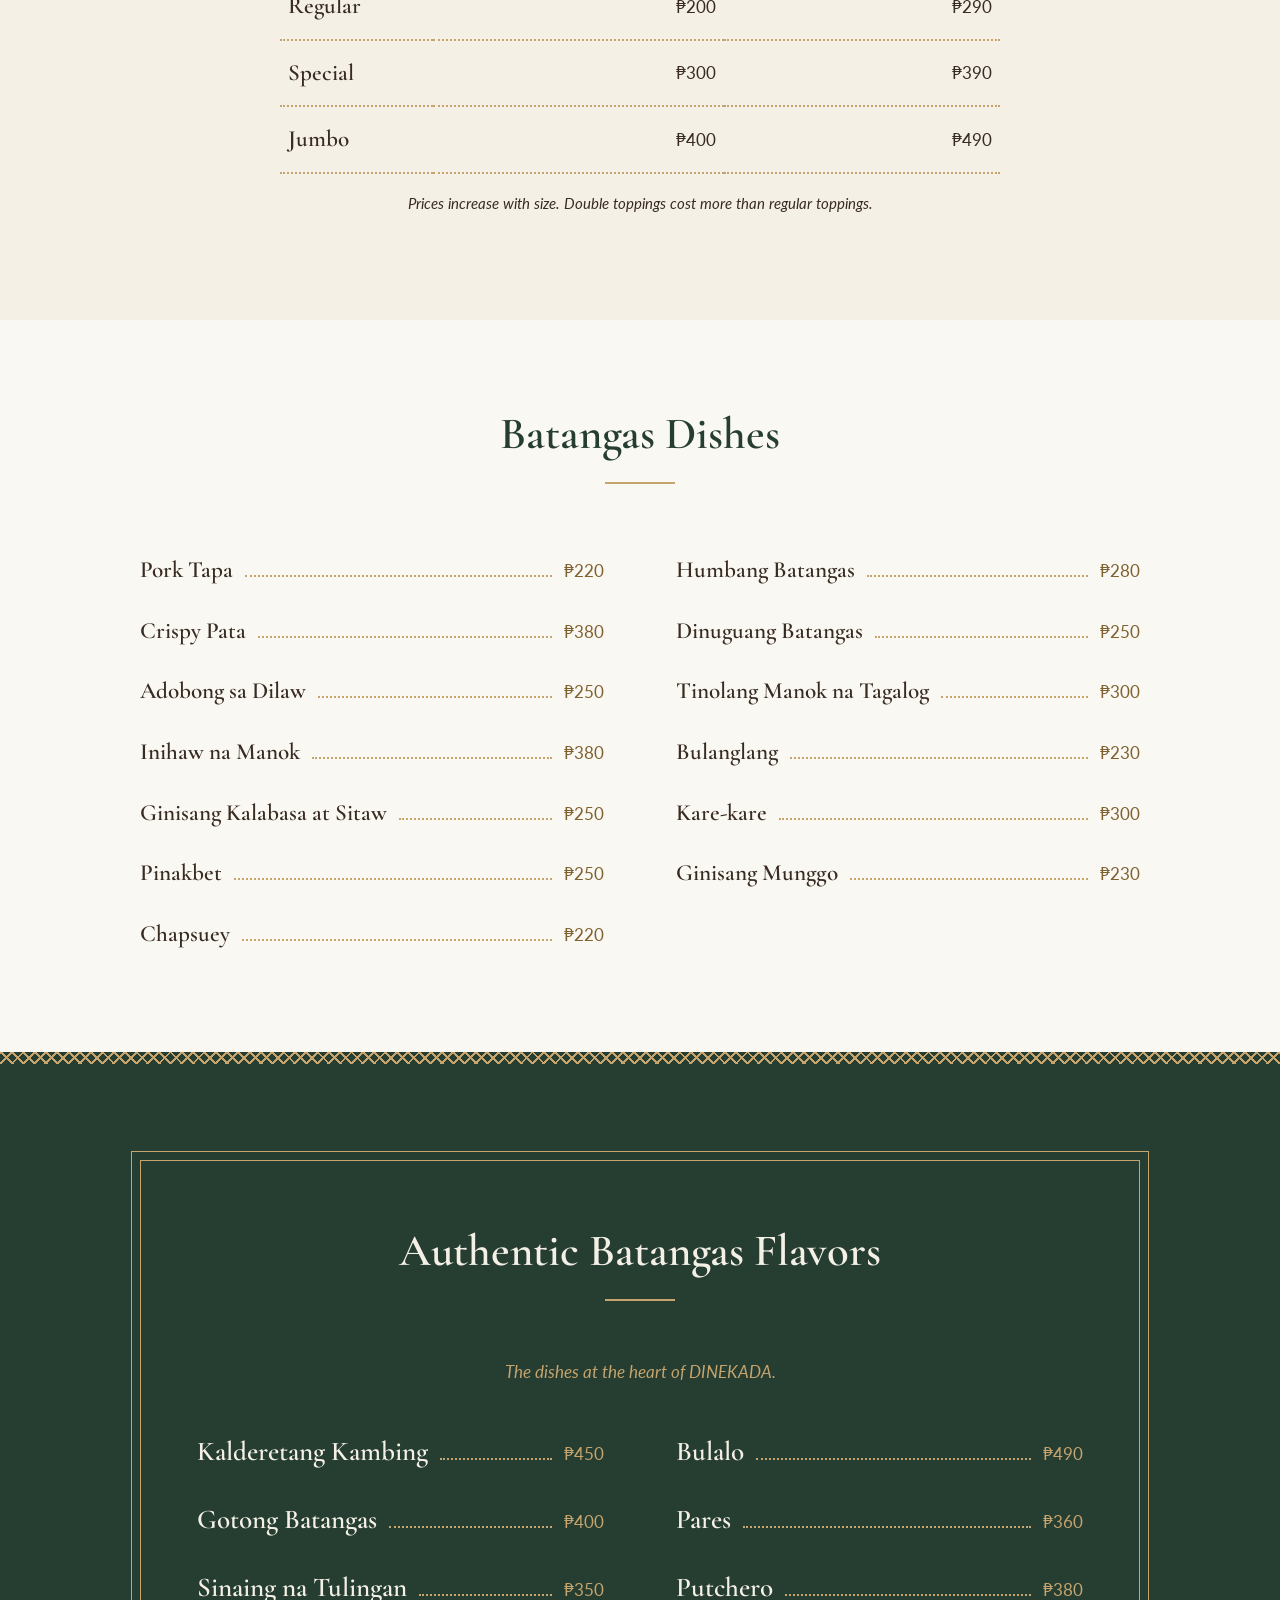
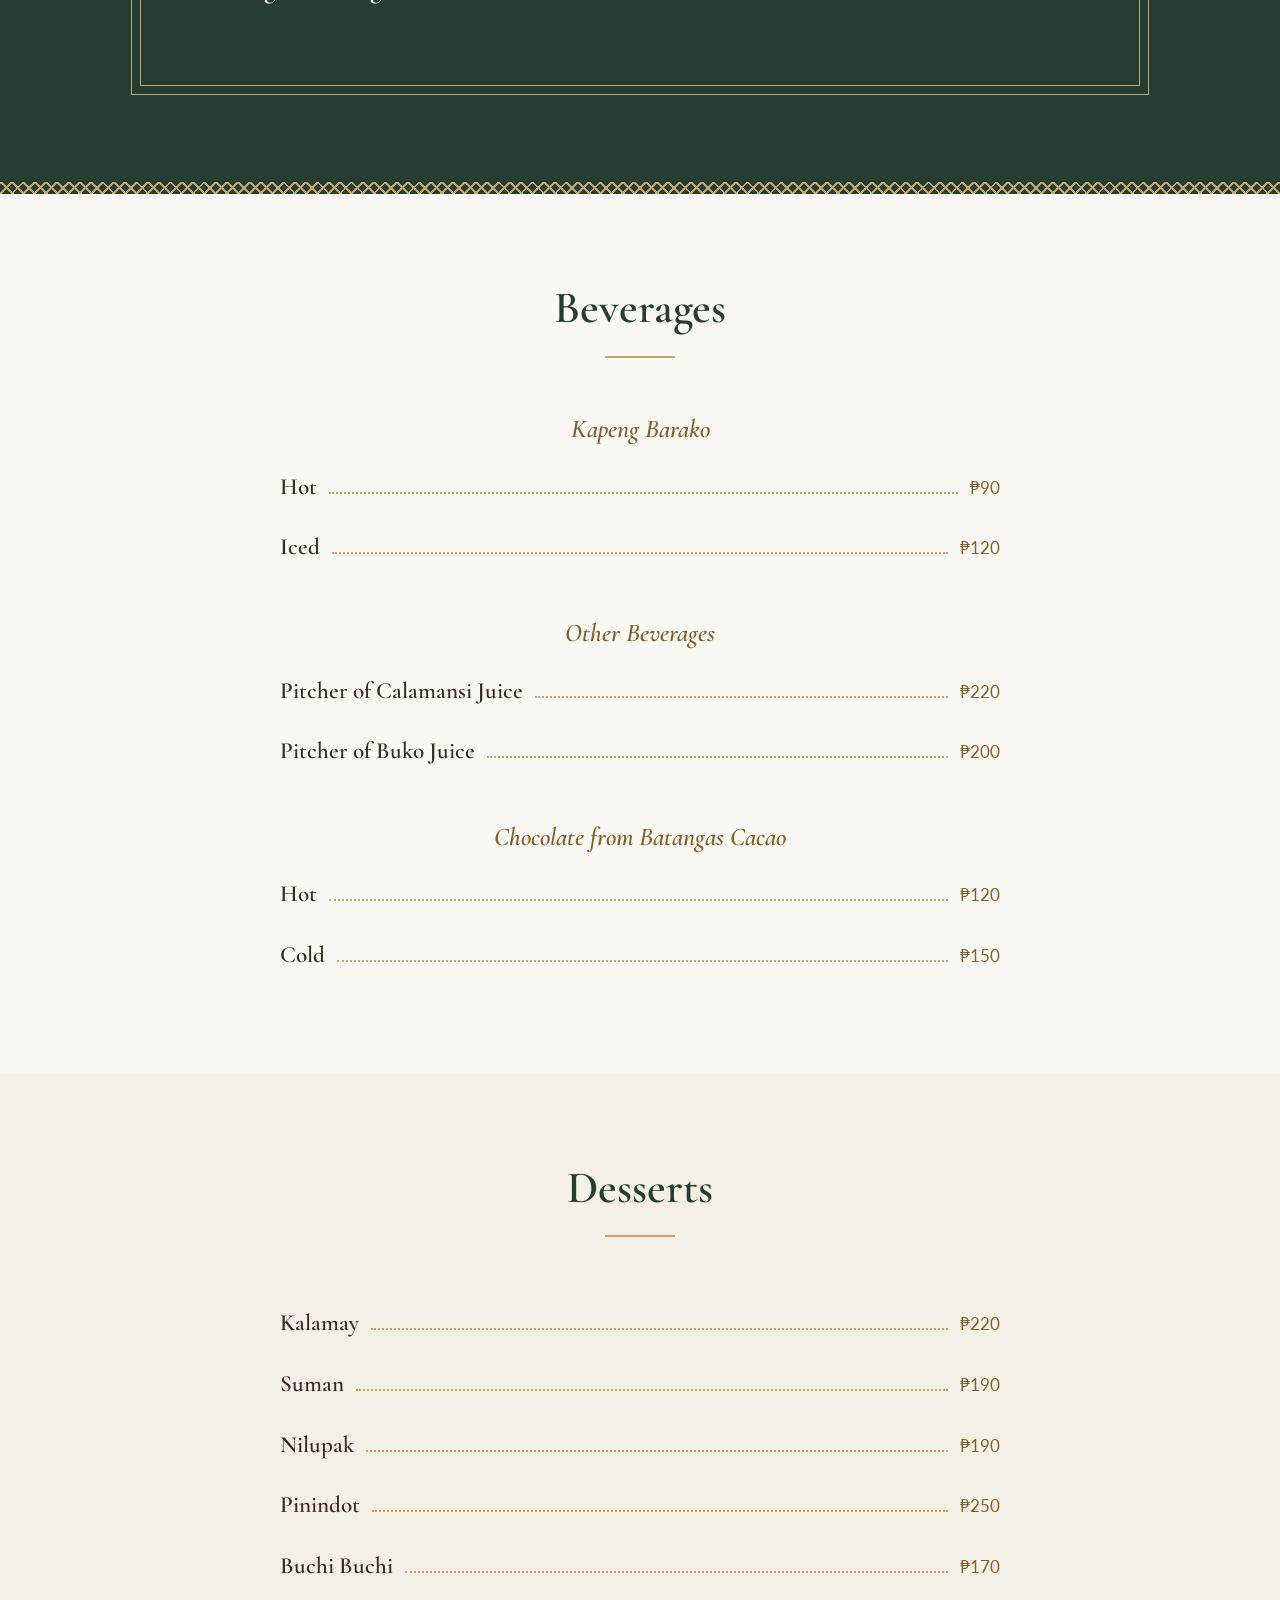
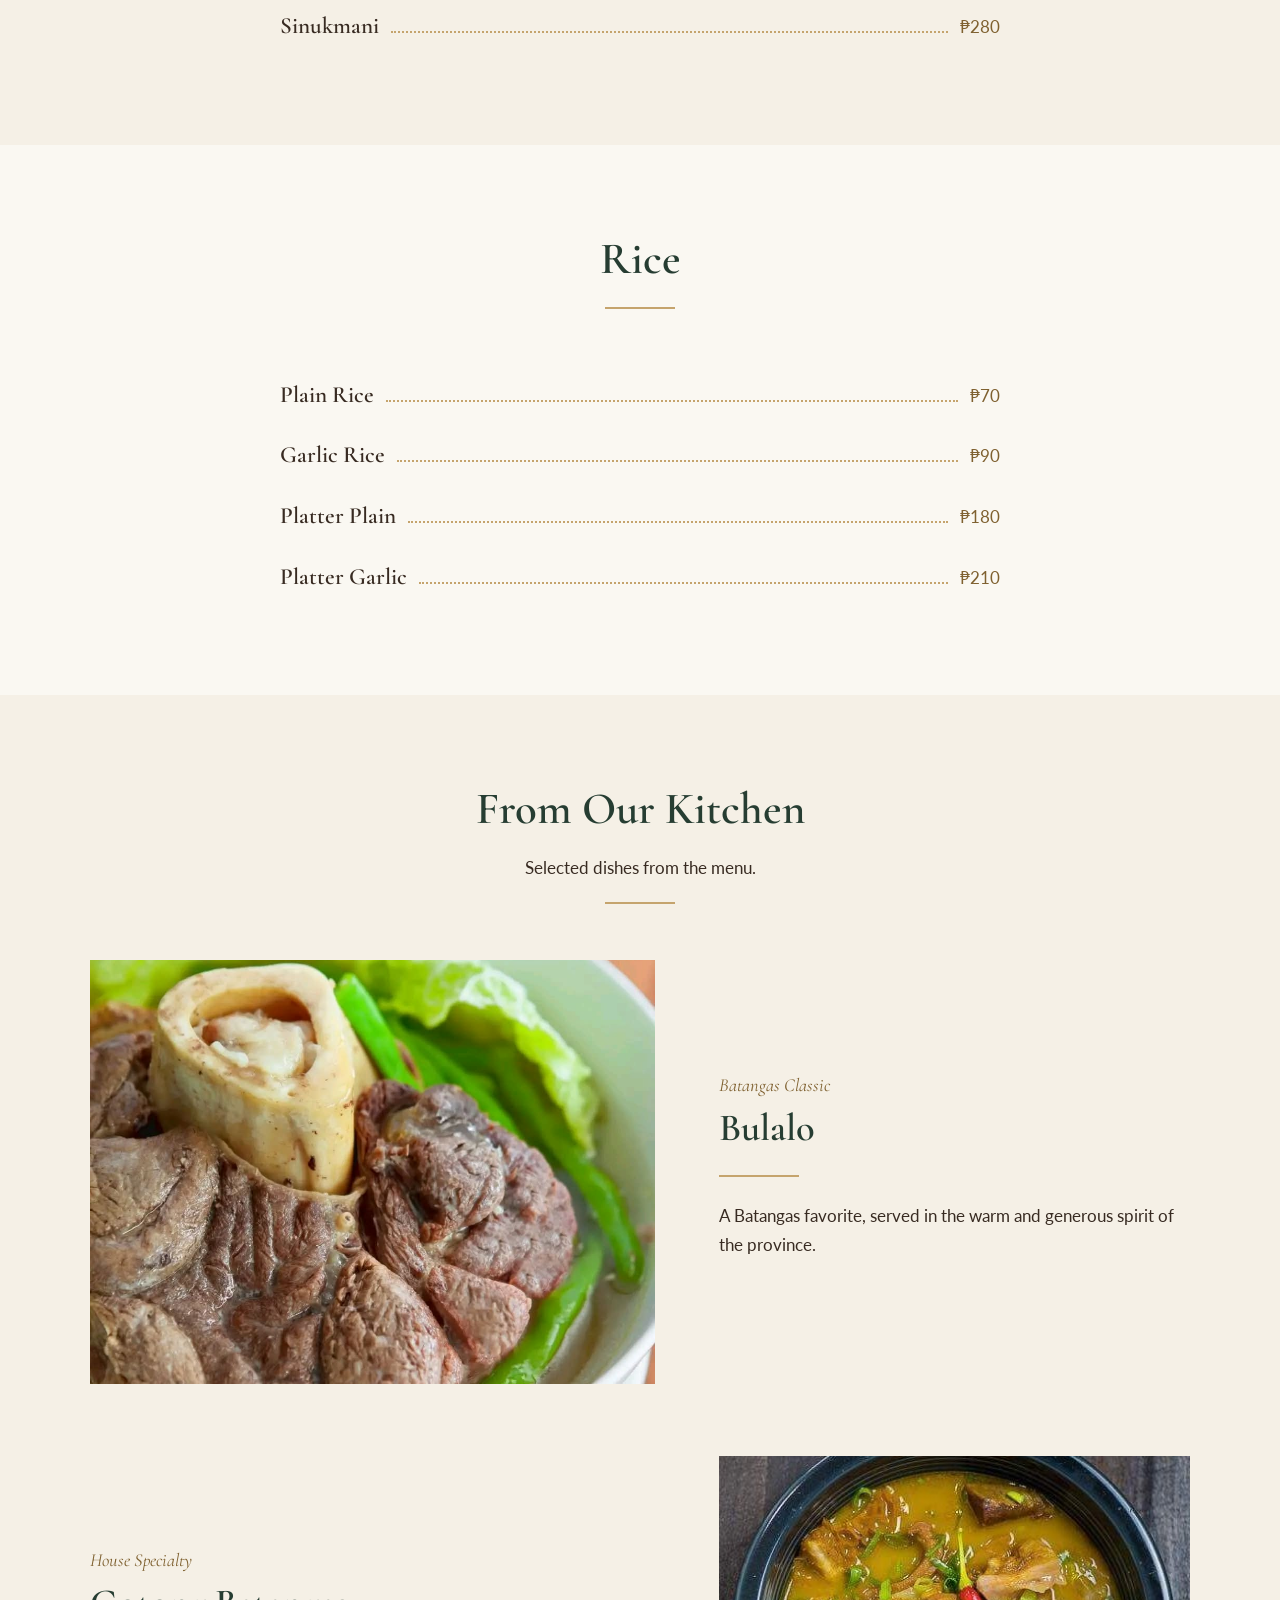
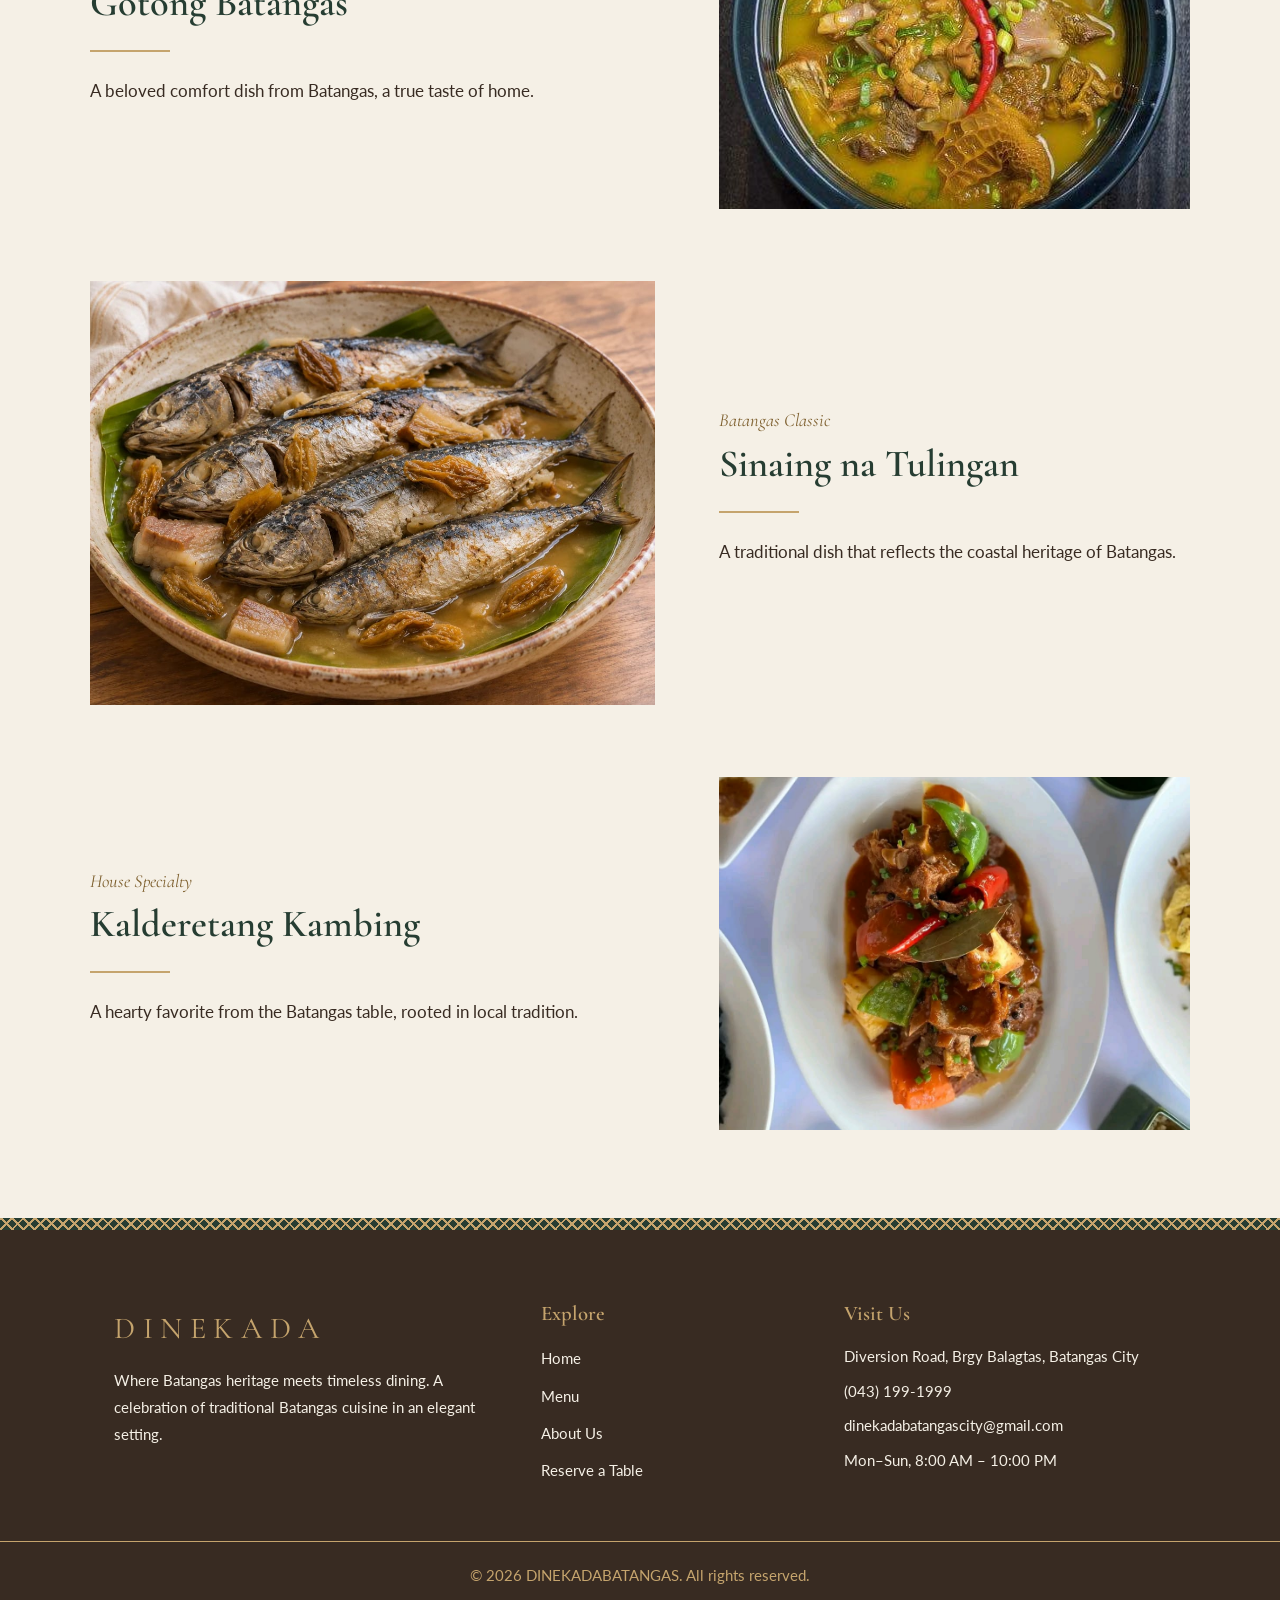
<file: menu.html>
<!DOCTYPE html>
<html lang="en">
<head>
  <meta charset="UTF-8">
  <meta name="viewport" content="width=device-width, initial-scale=1.0">
  <title>Menu | DINEKADA</title>
  <meta name="description" content="The DINEKADA menu: appetizers, pancit, Batangas dishes, beverages, desserts and rice.">

  <!-- Fonts (needs internet). If offline, the website uses Georgia and Arial instead. -->
  <link rel="preconnect" href="https://fonts.googleapis.com">
  <link rel="preconnect" href="https://fonts.gstatic.com" crossorigin>
  <link href="https://fonts.googleapis.com/css2?family=Cormorant+Garamond:ital,wght@0,500;0,600;1,500&family=Lato:wght@400;700&display=swap" rel="stylesheet">

  <!-- The one stylesheet used by all three pages -->
  <link rel="stylesheet" href="style.css">
</head>
<body>

  <!-- ===== NAVIGATION BAR (same on every page) ===== -->
  <header class="site-header">
    <nav class="nav-container">
      <a href="index.html" class="logo">DINEKADA</a>
      <ul class="nav-links">
        <li><a href="index.html">Home</a></li>
        <li><a href="menu.html" class="active">Menu</a></li>
        <li><a href="about.html">About Us</a></li>
        <li><a href="index.html#reservation" class="nav-reserve">Reserve a Table</a></li>
      </ul>
    </nav>
  </header>

  <main>

  <!-- ===== PAGE BANNER ===== -->
  <section class="page-banner">
    <h1>Our Menu</h1>
    <p>Traditional Batangas flavors, presented with care.</p>
  </section>
  <div class="weave-band"></div>

  <!-- ===== CATEGORY LINKS (anchor links jump to each section below) ===== -->
  <nav class="menu-nav" aria-label="Menu categories">
    <ul>
      <li><a href="#appetizers">Appetizers</a></li>
      <li><a href="#noodles">Noodles</a></li>
      <li><a href="#batangas-dishes">Batangas Dishes</a></li>
      <li><a href="#authentic-flavors">Authentic Flavors</a></li>
      <li><a href="#beverages">Beverages</a></li>
      <li><a href="#desserts">Desserts</a></li>
      <li><a href="#rice">Rice</a></li>
      <li><a href="#featured">Featured</a></li>
    </ul>
  </nav>

  <!-- HOW TO EDIT THE MENU:
       Each dish is one line like this:
       <li><span class="item-name">Dish Name</span><span class="item-dots"></span><span class="item-price">₱___</span></li>
       Change the dish name, and replace ___ with the price (example: ₱250). -->

  <!-- ===== A. APPETIZERS ===== -->
  <section class="menu-section bg-ivory" id="appetizers">
    <div class="container">
      <div class="section-heading"><h2>Appetizers</h2></div>
      <ul class="menu-list">
          <li><span class="item-name">Crispy Tawilis</span><span class="item-dots"></span><span class="item-price">₱150</span></li>
          <li><span class="item-name">Chicharon Bulaklak</span><span class="item-dots"></span><span class="item-price">₱220</span></li>
          <li><span class="item-name">Taghilaw</span><span class="item-dots"></span><span class="item-price">₱220</span></li>
          <li><span class="item-name">Kilawing Kambing</span><span class="item-dots"></span><span class="item-price">₱250</span></li>
      </ul>
    </div>
  </section>

  <!-- ===== B. NOODLES / PANCIT ===== -->
  <section class="menu-section bg-cream" id="noodles">
    <div class="container">
      <div class="section-heading"><h2>Noodles &amp; Pancit</h2></div>

      <h3 class="menu-subheading">Pancit</h3>
      <ul class="menu-list">
          <li><span class="item-name">Pancit Pula</span><span class="item-dots"></span><span class="item-price">₱350</span></li>
          <li><span class="item-name">Pancit Chami</span><span class="item-dots"></span><span class="item-price">₱390</span></li>
          <li><span class="item-name">Guisado</span><span class="item-dots"></span><span class="item-price">₱450</span></li>
      </ul>

      <h3 class="menu-subheading">Lomi</h3>
      <table class="lomi-table">
        <thead>
          <tr>
            <th scope="col">Size</th>
            <th scope="col">Regular Toppings</th>
            <th scope="col">Double Toppings</th>
          </tr>
        </thead>
        <tbody>
          <tr>
            <td>Regular</td>
            <td>₱200</td>
            <td>₱290</td>
          </tr>
          <tr>
            <td>Special</td>
            <td>₱300</td>
            <td>₱390</td>
          </tr>
          <tr>
            <td>Jumbo</td>
            <td>₱400</td>
            <td>₱490</td>
          </tr>
        </tbody>
      </table>
      <p class="menu-note">Prices increase with size. Double toppings cost more than regular toppings.</p>
    </div>
  </section>

  <!-- ===== C. BATANGAS DISHES ===== -->
  <section class="menu-section bg-ivory" id="batangas-dishes">
    <div class="container">
      <div class="section-heading"><h2>Batangas Dishes</h2></div>
      <ul class="menu-list menu-list-two">
          <li><span class="item-name">Pork Tapa</span><span class="item-dots"></span><span class="item-price">₱220</span></li>
          <li><span class="item-name">Humbang Batangas</span><span class="item-dots"></span><span class="item-price">₱280</span></li>
          <li><span class="item-name">Crispy Pata</span><span class="item-dots"></span><span class="item-price">₱380</span></li>
          <li><span class="item-name">Dinuguang Batangas</span><span class="item-dots"></span><span class="item-price">₱250</span></li>
          <li><span class="item-name">Adobong sa Dilaw</span><span class="item-dots"></span><span class="item-price">₱250</span></li>
          <li><span class="item-name">Tinolang Manok na Tagalog</span><span class="item-dots"></span><span class="item-price">₱300</span></li>
          <li><span class="item-name">Inihaw na Manok</span><span class="item-dots"></span><span class="item-price">₱380</span></li>
          <li><span class="item-name">Bulanglang</span><span class="item-dots"></span><span class="item-price">₱230</span></li>
          <li><span class="item-name">Ginisang Kalabasa at Sitaw</span><span class="item-dots"></span><span class="item-price">₱250</span></li>
          <li><span class="item-name">Kare-kare</span><span class="item-dots"></span><span class="item-price">₱300</span></li>
          <li><span class="item-name">Pinakbet</span><span class="item-dots"></span><span class="item-price">₱250</span></li>
          <li><span class="item-name">Ginisang Munggo</span><span class="item-dots"></span><span class="item-price">₱230</span></li>
          <li><span class="item-name">Chapsuey</span><span class="item-dots"></span><span class="item-price">₱220</span></li>
      </ul>
    </div>
  </section>

  <!-- ===== D. AUTHENTIC BATANGAS FLAVORS (dark section, the heart of the menu) ===== -->
  <div class="weave-band"></div>
  <section class="menu-signature" id="authentic-flavors">
    <div class="signature-frame">
      <div class="section-heading"><h2>Authentic Batangas Flavors</h2></div>
      <p class="signature-intro">The dishes at the heart of DINEKADA.</p>
      <ul class="menu-list menu-list-two">
          <li><span class="item-name">Kalderetang Kambing</span><span class="item-dots"></span><span class="item-price">₱450</span></li>
          <li><span class="item-name">Bulalo</span><span class="item-dots"></span><span class="item-price">₱490</span></li>
          <li><span class="item-name">Gotong Batangas</span><span class="item-dots"></span><span class="item-price">₱400</span></li>
          <li><span class="item-name">Pares</span><span class="item-dots"></span><span class="item-price">₱360</span></li>
          <li><span class="item-name">Sinaing na Tulingan</span><span class="item-dots"></span><span class="item-price">₱350</span></li>
          <li><span class="item-name">Putchero</span><span class="item-dots"></span><span class="item-price">₱380</span></li>
      </ul>
    </div>
  </section>
  <div class="weave-band"></div>

  <!-- ===== E. BEVERAGES ===== -->
  <section class="menu-section bg-ivory" id="beverages">
    <div class="container">
      <div class="section-heading"><h2>Beverages</h2></div>

      <h3 class="menu-subheading menu-subheading-first">Kapeng Barako</h3>
      <ul class="menu-list">
          <li><span class="item-name">Hot</span><span class="item-dots"></span><span class="item-price">₱90</span></li>
          <li><span class="item-name">Iced</span><span class="item-dots"></span><span class="item-price">₱120</span></li>
      </ul>

      <h3 class="menu-subheading">Other Beverages</h3>
      <ul class="menu-list">
          <li><span class="item-name">Pitcher of Calamansi Juice</span><span class="item-dots"></span><span class="item-price">₱220</span></li>
          <li><span class="item-name">Pitcher of Buko Juice</span><span class="item-dots"></span><span class="item-price">₱200</span></li>
      </ul>

      <h3 class="menu-subheading">Chocolate from Batangas Cacao</h3>
      <ul class="menu-list">
          <li><span class="item-name">Hot</span><span class="item-dots"></span><span class="item-price">₱120</span></li>
          <li><span class="item-name">Cold</span><span class="item-dots"></span><span class="item-price">₱150</span></li>
      </ul>
    </div>
  </section>

  <!-- ===== F. DESSERTS ===== -->
  <section class="menu-section bg-cream" id="desserts">
    <div class="container">
      <div class="section-heading"><h2>Desserts</h2></div>
      <ul class="menu-list">
          <li><span class="item-name">Kalamay</span><span class="item-dots"></span><span class="item-price">₱220</span></li>
          <li><span class="item-name">Suman</span><span class="item-dots"></span><span class="item-price">₱190</span></li>
          <li><span class="item-name">Nilupak</span><span class="item-dots"></span><span class="item-price">₱190</span></li>
          <li><span class="item-name">Pinindot</span><span class="item-dots"></span><span class="item-price">₱250</span></li>
          <li><span class="item-name">Buchi Buchi</span><span class="item-dots"></span><span class="item-price">₱170</span></li>
          <li><span class="item-name">Sinukmani</span><span class="item-dots"></span><span class="item-price">₱280</span></li>
      </ul>
    </div>
  </section>

  <!-- ===== G. RICE ===== -->
  <section class="menu-section bg-ivory" id="rice">
    <div class="container">
      <div class="section-heading"><h2>Rice</h2></div>
      <ul class="menu-list">
          <li><span class="item-name">Plain Rice</span><span class="item-dots"></span><span class="item-price">₱70</span></li>
          <li><span class="item-name">Garlic Rice</span><span class="item-dots"></span><span class="item-price">₱90</span></li>
          <li><span class="item-name">Platter Plain</span><span class="item-dots"></span><span class="item-price">₱180</span></li>
          <li><span class="item-name">Platter Garlic</span><span class="item-dots"></span><span class="item-price">₱210</span></li>
      </ul>
    </div>
  </section>

  <!-- ===== H. FEATURED MENU ITEMS (photo showcase) ===== -->
  <section class="menu-section bg-cream" id="featured">
    <div class="container">
      <div class="section-heading">
        <h2>From Our Kitchen</h2>
        <p>Selected dishes from the menu.</p>
      </div>

      <article class="showcase-row">
        <!-- PHOTO: replace images/food/bulalo.jpg -->
<div class="photo-frame photo-land " data-label="Photo: Bulalo">
  <img src="images/food/bulalo.jpg" alt="Bulalo served at DINEKADA">
</div>
        <div class="showcase-text">
          <span class="dish-tag">Batangas Classic</span>
          <h3>Bulalo</h3>
          <div class="gold-line"></div>
          <p>A Batangas favorite, served in the warm and generous spirit of the province.</p>
        </div>
      </article>

      <article class="showcase-row showcase-reverse">
        <!-- PHOTO: replace images/food/gotong-batangas.jpg -->
<div class="photo-frame photo-land " data-label="Photo: Gotong Batangas">
  <img src="images/food/gotong-batangas.jpg" alt="Gotong Batangas served at DINEKADA">
</div>
        <div class="showcase-text">
          <span class="dish-tag">House Specialty</span>
          <h3>Gotong Batangas</h3>
          <div class="gold-line"></div>
          <p>A beloved comfort dish from Batangas, a true taste of home.</p>
        </div>
      </article>

      <article class="showcase-row">
        <!-- PHOTO: replace images/food/sinaing-na-tulingan.jpg -->
<div class="photo-frame photo-land " data-label="Photo: Sinaing na Tulingan">
  <img src="images/food/sinaing-na-tulingan.jpg" alt="Sinaing na Tulingan served at DINEKADA">
</div>
        <div class="showcase-text">
          <span class="dish-tag">Batangas Classic</span>
          <h3>Sinaing na Tulingan</h3>
          <div class="gold-line"></div>
          <p>A traditional dish that reflects the coastal heritage of Batangas.</p>
        </div>
      </article>

      <article class="showcase-row showcase-reverse">
        <!-- PHOTO: replace images/food/kalderetang-kambing.jpg -->
<div class="photo-frame photo-land " data-label="Photo: Kalderetang Kambing">
  <img src="images/food/kalderetang-kambing.jpg" alt="Kalderetang Kambing served at DINEKADA">
</div>
        <div class="showcase-text">
          <span class="dish-tag">House Specialty</span>
          <h3>Kalderetang Kambing</h3>
          <div class="gold-line"></div>
          <p>A hearty favorite from the Batangas table, rooted in local tradition.</p>
        </div>
      </article>

    </div>
  </section>

  </main>

  <!-- ===== FOOTER (same on every page) ===== -->
  <div class="weave-band"></div>
  <footer class="site-footer">
    <div class="footer-container">

      <div class="footer-brand">
        <div class="footer-logo">DINEKADA</div>
        <p>Where Batangas heritage meets timeless dining. A celebration of traditional Batangas cuisine in an elegant setting.</p>
      </div>

      <div>
        <h4>Explore</h4>
        <ul class="footer-links">
          <li><a href="index.html">Home</a></li>
          <li><a href="menu.html">Menu</a></li>
          <li><a href="about.html">About Us</a></li>
          <li><a href="index.html#reservation">Reserve a Table</a></li>
        </ul>
      </div>

       <div>
        <h4>Visit Us</h4>
        <!-- EDIT: replace the text inside the [brackets] with your real details -->
        <p> Diversion Road, Brgy Balagtas, Batangas City</p>
        <p> (043) 199-1999 </p>
        <p> dinekadabatangascity@gmail.com</p>
        <p> Mon–Sun, 8:00 AM – 10:00 PM</p>
      </div> 

    </div>
    <p class="copyright">&copy; 2026 DINEKADABATANGAS. All rights reserved.</p>
  </footer>

</body>
</html>
</file>
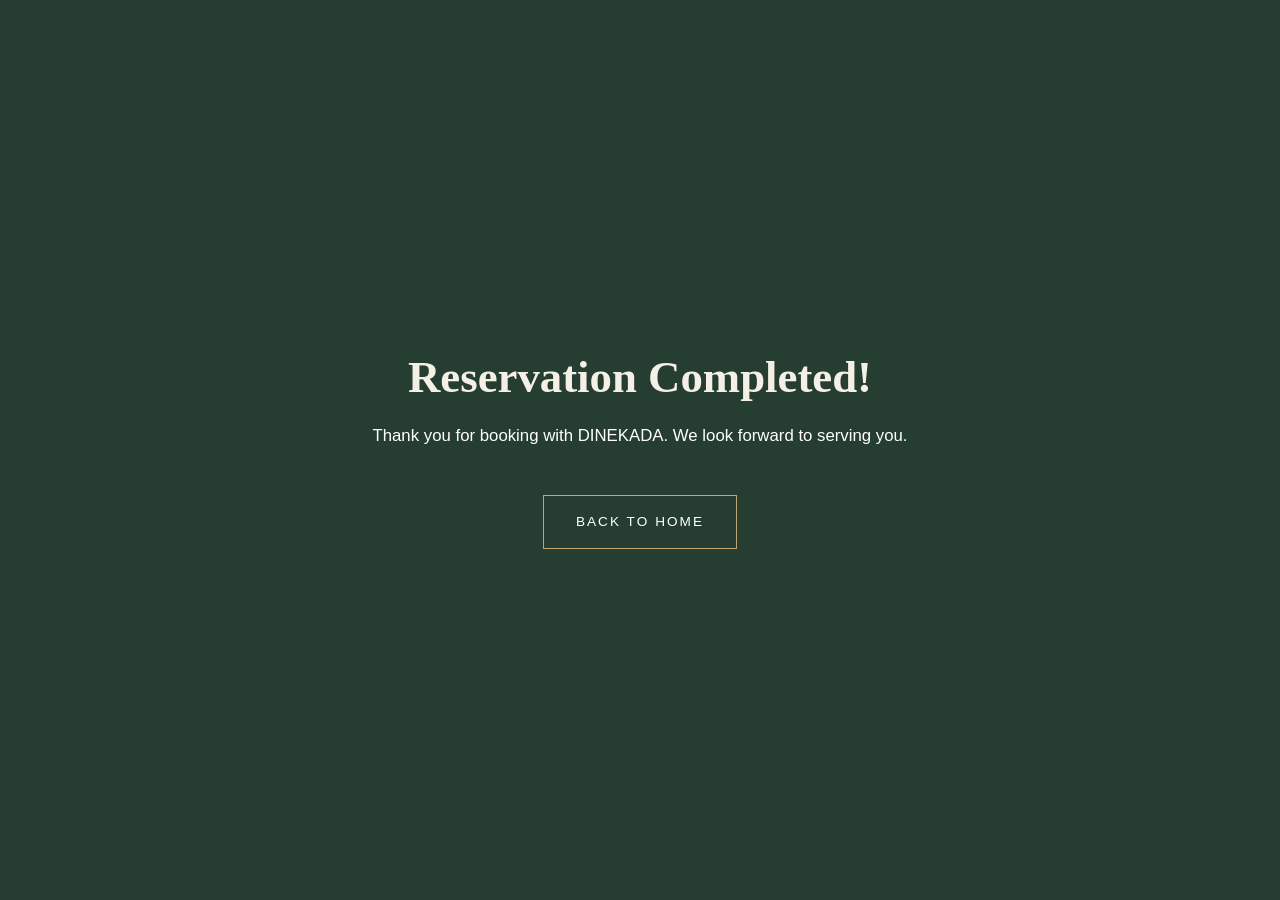
<file: thankyou.html>
<!DOCTYPE html>
<html lang="en">
<head>
    <meta charset="UTF-8">
    <title>Reservation Completed | DINEKADA</title>
    <link rel="stylesheet" href="style.css">
</head>
<body class="bg-forest" style="display: flex; justify-content: center; align-items: center; height: 100vh; text-align: center; color: white;">
    <div>
        <h2>Reservation Completed!</h2>
        <p>Thank you for booking with DINEKADA. We look forward to serving you.</p>
        <br>
        <a href="index.html" class="btn">Back to Home </a>
    </div>
</body>
</html>
</file>
<file: style.css>
/* =====================================================
   DINEKADA – style.css
   One stylesheet shared by index.html, menu.html, about.html

   TABLE OF CONTENTS
   1. Colors, fonts and basic settings
   2. Navigation bar
   3. Buttons
   4. Photo frames (image placeholders)
   5. Layout helpers (sections, split layout)
   6. Homepage: hero slideshow
   7. Homepage: featured dishes
   8. Reservation form
   9. Page banner (Menu and About pages)
   10. Menu page
   11. About page
   12. Footer
   13. Tablet and mobile (responsive)
   ===================================================== */


/* ---------- 1. COLORS, FONTS AND BASIC SETTINGS ---------- */

/* Colors are saved as variables. Change a color here
   and it changes everywhere on the website. */
:root {
  --forest: #263D32;      /* Deep Forest Green */
  --olive: #424B35;       /* Dark Olive */
  --gold: #C5A46D;        /* Antique Gold */
  --gold-dark: #7F6130;   /* Darker gold, easier to read on cream */
  --cream: #F5F0E6;       /* Warm Cream */
  --ivory: #FAF8F2;       /* Ivory White */
  --brown: #382B22;       /* Dark Brown */
}

* {
  box-sizing: border-box;
}

html {
  scroll-behavior: smooth;   /* smooth jump when clicking anchor links */
}

body {
  margin: 0;
  font-family: "Lato", Arial, sans-serif;   /* body text */
  font-size: 1.05rem;
  line-height: 1.75;
  color: var(--brown);
  background: var(--ivory);
}

/* Headings use a serif font */
h1, h2, h3, h4 {
  font-family: "Cormorant Garamond", Georgia, serif;
  font-weight: 600;
  line-height: 1.2;
  margin: 0 0 16px;
}

h2 { font-size: 2.8rem; color: var(--forest); }
h3 { font-size: 1.7rem; color: var(--forest); }

p { margin: 0 0 16px; }

a { color: inherit; }

img { max-width: 100%; display: block; }

/* Keyboard users can see where they are */
a:focus-visible, input:focus, select:focus, textarea:focus {
  outline: 2px solid var(--gold);
  outline-offset: 3px;
}

/* Anchor links should not hide under the sticky navigation bar */
[id] { scroll-margin-top: 90px; }


/* ---------- 2. NAVIGATION BAR ---------- */

.site-header {
  background: var(--forest);
  border-bottom: 1px solid var(--gold);
  position: sticky;      /* stays at the top while scrolling */
  top: 0;
  z-index: 100;
}

.nav-container {
  max-width: 1200px;
  margin: 0 auto;
  padding: 16px 24px;
  display: flex;
  justify-content: space-between;
  align-items: center;
  flex-wrap: wrap;
  gap: 12px;
}

.logo {
  font-family: "Cormorant Garamond", Georgia, serif;
  font-size: 1.9rem;
  font-weight: 600;
  letter-spacing: 0.25em;
  color: var(--cream);
  text-decoration: none;
}

.nav-links {
  display: flex;
  align-items: center;
  gap: 32px;
  list-style: none;
  margin: 0;
  padding: 0;
}

.nav-links a {
  color: var(--cream);
  text-decoration: none;
  font-size: 0.85rem;
  letter-spacing: 0.15em;
  text-transform: uppercase;
  padding-bottom: 4px;
  border-bottom: 1px solid transparent;
  transition: color 0.3s, border-color 0.3s;
}

.nav-links a:hover,
.nav-links a.active {
  color: var(--gold);
  border-bottom-color: var(--gold);
}

/* "Reserve a Table" link looks like a small outlined button */
.nav-links a.nav-reserve {
  border: 1px solid var(--gold);
  color: var(--gold);
  padding: 9px 18px;
}

.nav-links a.nav-reserve:hover {
  background: var(--gold);
  color: var(--forest);
}


/* ---------- 3. BUTTONS ---------- */

.btn {
  display: inline-block;
  padding: 14px 32px;
  border: 1px solid var(--gold);
  font-size: 0.85rem;
  letter-spacing: 0.15em;
  text-transform: uppercase;
  text-decoration: none;
  transition: background 0.3s, color 0.3s;
}

/* Solid gold button (used on dark backgrounds) */
.btn-gold { background: var(--gold); color: var(--forest); }
.btn-gold:hover { background: transparent; color: var(--gold); }

/* Outline button (used on dark backgrounds) */
.btn-outline { color: var(--cream); }
.btn-outline:hover { background: var(--gold); color: var(--forest); }

/* Dark button (used on light backgrounds) */
.btn-dark { border-color: var(--forest); color: var(--forest); }
.btn-dark:hover { background: var(--forest); color: var(--cream); }

.button-row { display: flex; flex-wrap: wrap; gap: 16px; margin-top: 28px; }


/* ---------- 4. PHOTO FRAMES (IMAGE PLACEHOLDERS) ---------- */

/* Every photo sits inside a .photo-frame.
   The dark box and label show until your real photo is added. */
.photo-frame {
  position: relative;
  background: var(--olive);
  display: flex;
  align-items: center;
  justify-content: center;
  overflow: hidden;
}

/* The label comes from the data-label attribute in the HTML */
.photo-frame::before {
  content: attr(data-label);
  color: var(--gold);
  font-family: "Cormorant Garamond", Georgia, serif;
  font-style: italic;
  font-size: 1.3rem;
  text-align: center;
  padding: 16px;
}

/* The real photo covers the whole frame (and hides the label) */
.photo-frame img {
  position: absolute;
  top: 0;
  left: 0;
  width: 100%;
  height: 100%;
  object-fit: cover;
  color: transparent;   /* hides alt text while photo is missing */
}

/* Photo shapes */
.photo-tall  { aspect-ratio: 4 / 5; }
.photo-wide  { aspect-ratio: 16 / 7; }
.photo-land  { aspect-ratio: 4 / 3; }
.photo-port  { aspect-ratio: 3 / 4; }

/* Thin gold outline set slightly away from the photo */
.photo-outlined {
  outline: 1px solid var(--gold);
  outline-offset: 12px;
  margin: 12px;
}


/* ---------- 5. LAYOUT HELPERS ---------- */

.section { padding: 100px 24px; }
.container { max-width: 1100px; margin: 0 auto; }

.bg-ivory  { background: var(--ivory); }
.bg-cream  { background: var(--cream); }
.bg-forest { background: var(--forest); color: var(--cream); }
.bg-forest h2, .bg-forest h3 { color: var(--cream); }

/* Centered heading with a short gold line underneath */
.section-heading { text-align: center; max-width: 720px; margin: 0 auto 56px; }
.section-heading::after {
  content: "";
  display: block;
  width: 70px;
  height: 2px;
  background: var(--gold);
  margin: 20px auto 0;
}

/* Two columns: photo on one side, text on the other */
.split {
  display: grid;
  grid-template-columns: 1fr 1fr;
  gap: 72px;
  align-items: center;
}

/* Woven pattern strip: two sets of diagonal gold lines cross each other */
.weave-band {
  height: 12px;
  background-color: var(--forest);
  background-image:
    repeating-linear-gradient(45deg, var(--gold), var(--gold) 2px, transparent 2px, transparent 8px),
    repeating-linear-gradient(-45deg, var(--gold), var(--gold) 2px, transparent 2px, transparent 8px);
}

.gold-line { width: 80px; height: 2px; background: var(--gold); margin: 24px 0; }

/* Text shown inside [square brackets] is meant to be replaced */
.placeholder-text { color: var(--gold-dark); font-style: italic; }
.bg-forest .placeholder-text { color: var(--gold); }


/* ---------- 6. HOMEPAGE: HERO SLIDESHOW ---------- */

.hero {
  display: grid;
  grid-template-columns: 1fr 1fr;    /* 50% photos, 50% text */
  min-height: calc(100vh - 72px);
}

.hero-slideshow {
  position: relative;
  background: var(--olive);
  overflow: hidden;
}

/* Each slide sits on top of the others and fades in and out.
   There are 4 slides and the full cycle takes 24 seconds (6 seconds each). */
.slide {
  position: absolute;
  top: 0;
  left: 0;
  width: 100%;
  height: 100%;
  opacity: 0;
  animation: slideshow 24s infinite;
}

/* Each slide starts 6 seconds after the one before */
.slide-1 { animation-delay: 0s; }
.slide-2 { animation-delay: 6s; }
.slide-3 { animation-delay: 12s; }
.slide-4 { animation-delay: 18s; }

@keyframes slideshow {
  0%   { opacity: 0; }
  4%   { opacity: 1; }
  25%  { opacity: 1; }
  29%  { opacity: 0; }
  100% { opacity: 0; }
}

.hero-text {
  background: var(--forest);
  color: var(--cream);
  display: flex;
  flex-direction: column;
  justify-content: center;
  padding: 72px 64px;
}

.hero-text h1 {
  font-size: 4.8rem;
  letter-spacing: 0.15em;
  color: var(--cream);
  margin: 0;
}

.hero-tagline {
  font-family: "Cormorant Garamond", Georgia, serif;
  font-style: italic;
  font-size: 1.9rem;
  line-height: 1.3;
  color: var(--gold);
  margin: 0;
}

.hero-intro { max-width: 480px; }


/* ---------- 7. HOMEPAGE: FEATURED DISHES ---------- */

.dish-grid {
  display: grid;
  grid-template-columns: repeat(4, 1fr);
  gap: 32px;
}

.dish-card { text-align: center; }
.dish-card .photo-frame { margin-bottom: 20px; }

.dish-tag {
  display: block;
  font-family: "Cormorant Garamond", Georgia, serif;
  font-style: italic;
  font-size: 1.15rem;
  color: var(--gold-dark);
  margin-bottom: 4px;
}

.dish-card h3 { margin-bottom: 8px; }
.dish-card p { font-size: 0.95rem; }


/* ---------- 8. RESERVATION FORM ---------- */

.reservation-layout {
  display: grid;
  grid-template-columns: 1fr 1.3fr;
  gap: 72px;
  align-items: start;
}

.reservation-info p { max-width: 400px; }

.reservation-form {
  background: var(--cream);
  color: var(--brown);
  padding: 44px;
  border: 1px solid var(--gold);
}

.form-grid {
  display: grid;
  grid-template-columns: 1fr 1fr;
  gap: 20px;
}

.form-full { grid-column: 1 / -1; }   /* field takes the full width */

.reservation-form label {
  display: block;
  font-size: 0.85rem;
  letter-spacing: 0.08em;
  margin-bottom: 6px;
}

.reservation-form input,
.reservation-form select,
.reservation-form textarea {
  width: 100%;
  padding: 12px;
  font-family: inherit;
  font-size: 1rem;
  color: var(--brown);
  background: var(--ivory);
  border: 1px solid var(--olive);
}

.reservation-form button {
  width: 100%;
  font-family: inherit;
  cursor: pointer;
  background: var(--forest);
  color: var(--cream);
  border-color: var(--forest);
}

.reservation-form button:hover {
  background: var(--gold);
  color: var(--forest);
  border-color: var(--gold);
}


/* ---------- 9. PAGE BANNER (MENU AND ABOUT PAGES) ---------- */

.page-banner {
  background: var(--forest);
  color: var(--cream);
  text-align: center;
  padding: 88px 24px 72px;
}

.page-banner h1 {
  font-size: 4rem;
  letter-spacing: 0.1em;
  color: var(--cream);
  margin-bottom: 12px;
}

.page-banner p { max-width: 560px; margin: 0 auto; color: var(--gold); font-style: italic; font-size: 1.15rem; }


/* ---------- 10. MENU PAGE ---------- */

/* Row of category links at the top of the menu */
.menu-nav {
  background: var(--cream);
  border-bottom: 1px solid var(--gold);
  padding: 20px 24px;
}

.menu-nav ul {
  display: flex;
  flex-wrap: wrap;
  justify-content: center;
  gap: 8px 32px;
  list-style: none;
  margin: 0 auto;
  padding: 0;
  max-width: 1100px;
}

.menu-nav a {
  text-decoration: none;
  color: var(--forest);
  font-size: 0.85rem;
  letter-spacing: 0.12em;
  text-transform: uppercase;
  border-bottom: 1px solid transparent;
  transition: color 0.3s, border-color 0.3s;
}

.menu-nav a:hover { color: var(--gold-dark); border-bottom-color: var(--gold); }

.menu-section { padding: 88px 24px; }

/* A list of dishes: name ........ price */
.menu-list {
  list-style: none;
  margin: 0 auto;
  padding: 0;
  max-width: 720px;
}

.menu-list li {
  display: flex;
  align-items: baseline;
  gap: 12px;
  padding: 10px 0;
}

.item-name {
  font-family: "Cormorant Garamond", Georgia, serif;
  font-size: 1.45rem;
  font-weight: 600;
}

/* The dotted line between the name and the price */
.item-dots {
  flex: 1;
  border-bottom: 2px dotted var(--gold);
}

.item-price { color: var(--gold-dark); white-space: nowrap; }

/* Menu list with two columns (used for long lists) */
.menu-list-two {
  max-width: 1000px;
  display: grid;
  grid-template-columns: 1fr 1fr;
  column-gap: 72px;
}

/* Small headings inside a category (PANCIT, LOMI, etc.) */
.menu-subheading {
  text-align: center;
  font-style: italic;
  font-size: 1.6rem;
  color: var(--gold-dark);
  margin: 40px 0 12px;
}

.menu-note { text-align: center; font-size: 0.95rem; font-style: italic; margin-top: 16px; }

/* Lomi table: sizes in rows, regular and double toppings in columns */
.lomi-table {
  width: 100%;
  max-width: 720px;
  margin: 0 auto;
  border-collapse: collapse;
}

.lomi-table th,
.lomi-table td {
  padding: 12px 8px;
  border-bottom: 2px dotted var(--gold);
  text-align: right;
}

.lomi-table th:first-child,
.lomi-table td:first-child { text-align: left; }

.lomi-table thead th {
  font-size: 0.8rem;
  letter-spacing: 0.12em;
  text-transform: uppercase;
  font-weight: 400;
  border-bottom: 1px solid var(--gold);
}

.lomi-table td:first-child {
  font-family: "Cormorant Garamond", Georgia, serif;
  font-size: 1.45rem;
  font-weight: 600;
}

/* "Authentic Batangas Flavors" – dark section with a gold frame */
.menu-signature {
  background: var(--forest);
  color: var(--cream);
  padding: 96px 24px;
}

.menu-signature h2 { color: var(--cream); }

.signature-frame {
  max-width: 1000px;
  margin: 0 auto;
  padding: 64px 56px;
  border: 1px solid var(--gold);
  outline: 1px solid var(--gold);
  outline-offset: 8px;
}

.menu-signature .item-name { font-size: 1.7rem; color: var(--cream); }
.menu-signature .item-price { color: var(--gold); }
.signature-intro { text-align: center; font-style: italic; color: var(--gold); max-width: 560px; margin: 0 auto 32px; }

/* Featured menu items: photo on one side, text on the other */
.showcase-row {
  display: grid;
  grid-template-columns: 1.2fr 1fr;
  gap: 64px;
  align-items: center;
  margin-bottom: 72px;
}

.showcase-row:last-child { margin-bottom: 0; }

/* Every second row swaps sides */
.showcase-reverse .photo-frame { order: 2; }

.showcase-text h3 { font-size: 2.4rem; }


/* ---------- 11. ABOUT PAGE ---------- */

.name-meaning {
  display: grid;
  grid-template-columns: 1fr 1fr;
  gap: 48px;
  margin-top: 56px;
}

.meaning-box { border-top: 2px solid var(--gold); padding-top: 20px; }

.meaning-word {
  font-family: "Cormorant Garamond", Georgia, serif;
  font-size: 3rem;
  letter-spacing: 0.15em;
  color: var(--forest);
  line-height: 1.1;
}

.meaning-origin { color: var(--gold-dark); font-style: italic; margin-bottom: 8px; }

/* Four owners */
.owner-grid {
  display: grid;
  grid-template-columns: repeat(4, 1fr);
  gap: 32px;
}

.owner-card { text-align: center; }
.owner-card .photo-frame { margin-bottom: 20px; }
.owner-card h3 { margin-bottom: 4px; font-size: 1.5rem; }
.owner-role { color: var(--gold-dark); font-style: italic; margin-bottom: 12px; }
.owner-card p { font-size: 0.95rem; }

/* Food philosophy list */
.philosophy-grid {
  display: grid;
  grid-template-columns: 1fr 1fr;
  gap: 32px 56px;
  margin-bottom: 64px;
}

.philosophy-item { border-left: 2px solid var(--gold); padding-left: 20px; }
.philosophy-item h3 { font-size: 1.5rem; margin-bottom: 4px; }
.philosophy-item p { margin: 0; }

.sourcing-box { border: 1px solid var(--gold); padding: 40px; }
.sourcing-box h3 { color: var(--gold); }

/* Mission and values */
.mission-statement {
  font-family: "Cormorant Garamond", Georgia, serif;
  font-size: 2rem;
  font-style: italic;
  line-height: 1.4;
  text-align: center;
  max-width: 800px;
  margin: 0 auto 64px;
  color: var(--forest);
}

.values-grid {
  display: grid;
  grid-template-columns: repeat(auto-fit, minmax(190px, 1fr));
  gap: 32px;
}

.value-item { border-top: 2px solid var(--gold); padding-top: 16px; }
.value-item h3 { font-size: 1.4rem; }
.value-item p { font-size: 0.95rem; margin: 0; }

/* History */
.history-year {
  font-family: "Cormorant Garamond", Georgia, serif;
  font-size: 2.6rem;
  font-style: italic;
  text-align: center;
  color: var(--forest);
  margin-bottom: 32px;
}

.milestones { list-style: none; max-width: 640px; margin: 0 auto; padding: 0 0 0 24px; border-left: 2px solid var(--gold); }
.milestones li { padding: 8px 0; }
.milestones strong { color: var(--gold-dark); }

/* Dining room gallery: one large photo and two smaller photos */
.gallery {
  display: grid;
  grid-template-columns: 2fr 1fr;
  grid-template-rows: 280px 280px;
  gap: 16px;
  margin-bottom: 40px;
}

.gallery .gallery-large { grid-row: span 2; }

.gallery figure { margin: 0; }
.gallery .photo-frame { height: 100%; }

.gallery figcaption {
  position: absolute;
  left: 0;
  bottom: 0;
  width: 100%;
  padding: 24px 16px 12px;
  color: var(--cream);
  font-size: 0.9rem;
  background: linear-gradient(transparent, rgba(56, 43, 34, 0.8));
  z-index: 1;
}

.dining-text { max-width: 720px; margin: 0 auto; text-align: center; }


/* ---------- 12. FOOTER ---------- */

.site-footer { background: var(--brown); color: var(--cream); }

.footer-container {
  max-width: 1100px;
  margin: 0 auto;
  padding: 72px 24px 48px;
  display: grid;
  grid-template-columns: 1.5fr 1fr 1.3fr;
  gap: 56px;
}

.footer-logo {
  font-family: "Cormorant Garamond", Georgia, serif;
  font-size: 1.9rem;
  letter-spacing: 0.25em;
  color: var(--gold);
  margin-bottom: 12px;
}

.site-footer h4 { color: var(--gold); font-size: 1.3rem; }
.site-footer p { font-size: 0.95rem; margin-bottom: 8px; }

.footer-links { list-style: none; margin: 0; padding: 0; }
.footer-links li { margin-bottom: 8px; }
.footer-links a { text-decoration: none; font-size: 0.95rem; transition: color 0.3s; }
.footer-links a:hover { color: var(--gold); }

.copyright {
  border-top: 1px solid var(--gold);
  text-align: center;
  padding: 20px 24px;
  font-size: 0.85rem;
  color: var(--gold);
  margin: 0;
}


/* ---------- 13. TABLET AND MOBILE (RESPONSIVE) ---------- */

/* Tablet */
@media (max-width: 960px) {
  .section, .menu-section { padding: 72px 24px; }

  .dish-grid,
  .owner-grid { grid-template-columns: 1fr 1fr; }

  .split,
  .reservation-layout,
  .showcase-row { grid-template-columns: 1fr; gap: 48px; }

  .showcase-reverse .photo-frame { order: 0; }

  .hero { grid-template-columns: 1fr; }
  .hero-slideshow { min-height: 55vh; }
  .hero-text { padding: 56px 32px; }
  .hero-text h1 { font-size: 3.6rem; }

  .footer-container { grid-template-columns: 1fr 1fr; }
  .footer-brand { grid-column: 1 / -1; }
}

/* Mobile */
@media (max-width: 640px) {
  h2 { font-size: 2.2rem; }

  .nav-container { justify-content: center; text-align: center; }
  .nav-links { flex-wrap: wrap; justify-content: center; gap: 12px 20px; }

  .dish-grid,
  .owner-grid,
  .philosophy-grid,
  .name-meaning,
  .menu-list-two,
  .form-grid,
  .footer-container { grid-template-columns: 1fr; }

  .reservation-form { padding: 28px 20px; }
  .signature-frame { padding: 40px 20px; }
  .page-banner h1 { font-size: 3rem; }
  .hero-text h1 { font-size: 2.8rem; }

  .gallery { grid-template-columns: 1fr; grid-template-rows: none; }
  .gallery .gallery-large { grid-row: auto; }
  .gallery .photo-frame { aspect-ratio: 4 / 3; height: auto; }

  .menu-list li { flex-wrap: wrap; }
  .item-name { font-size: 1.3rem; }
}

/* People who prefer less motion see a still first photo instead of a slideshow */
@media (prefers-reduced-motion: reduce) {
  .slide { animation: none; }
  .slide-1 { opacity: 1; }
  html { scroll-behavior: auto; }
}

/* Small helper classes */
.button-row-center { justify-content: center; }
.menu-subheading-first { margin-top: 0; }
</file>
